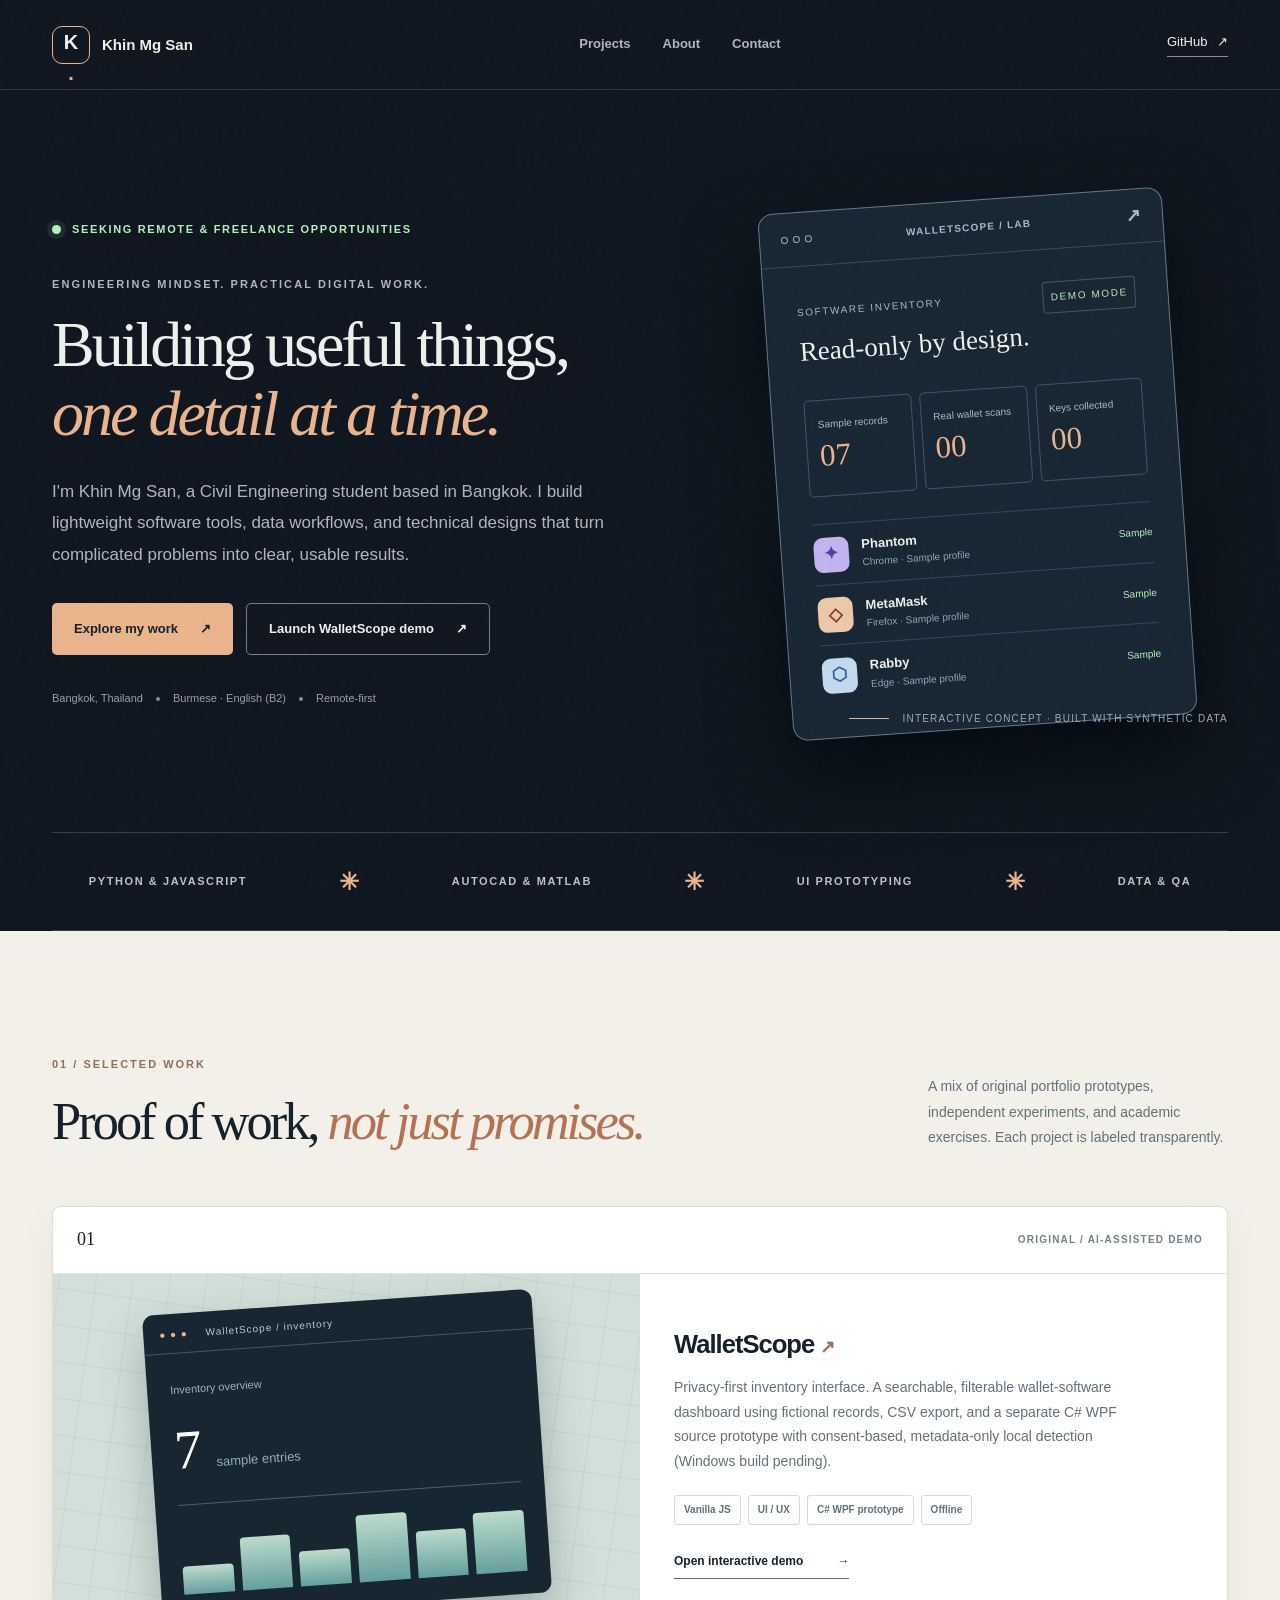
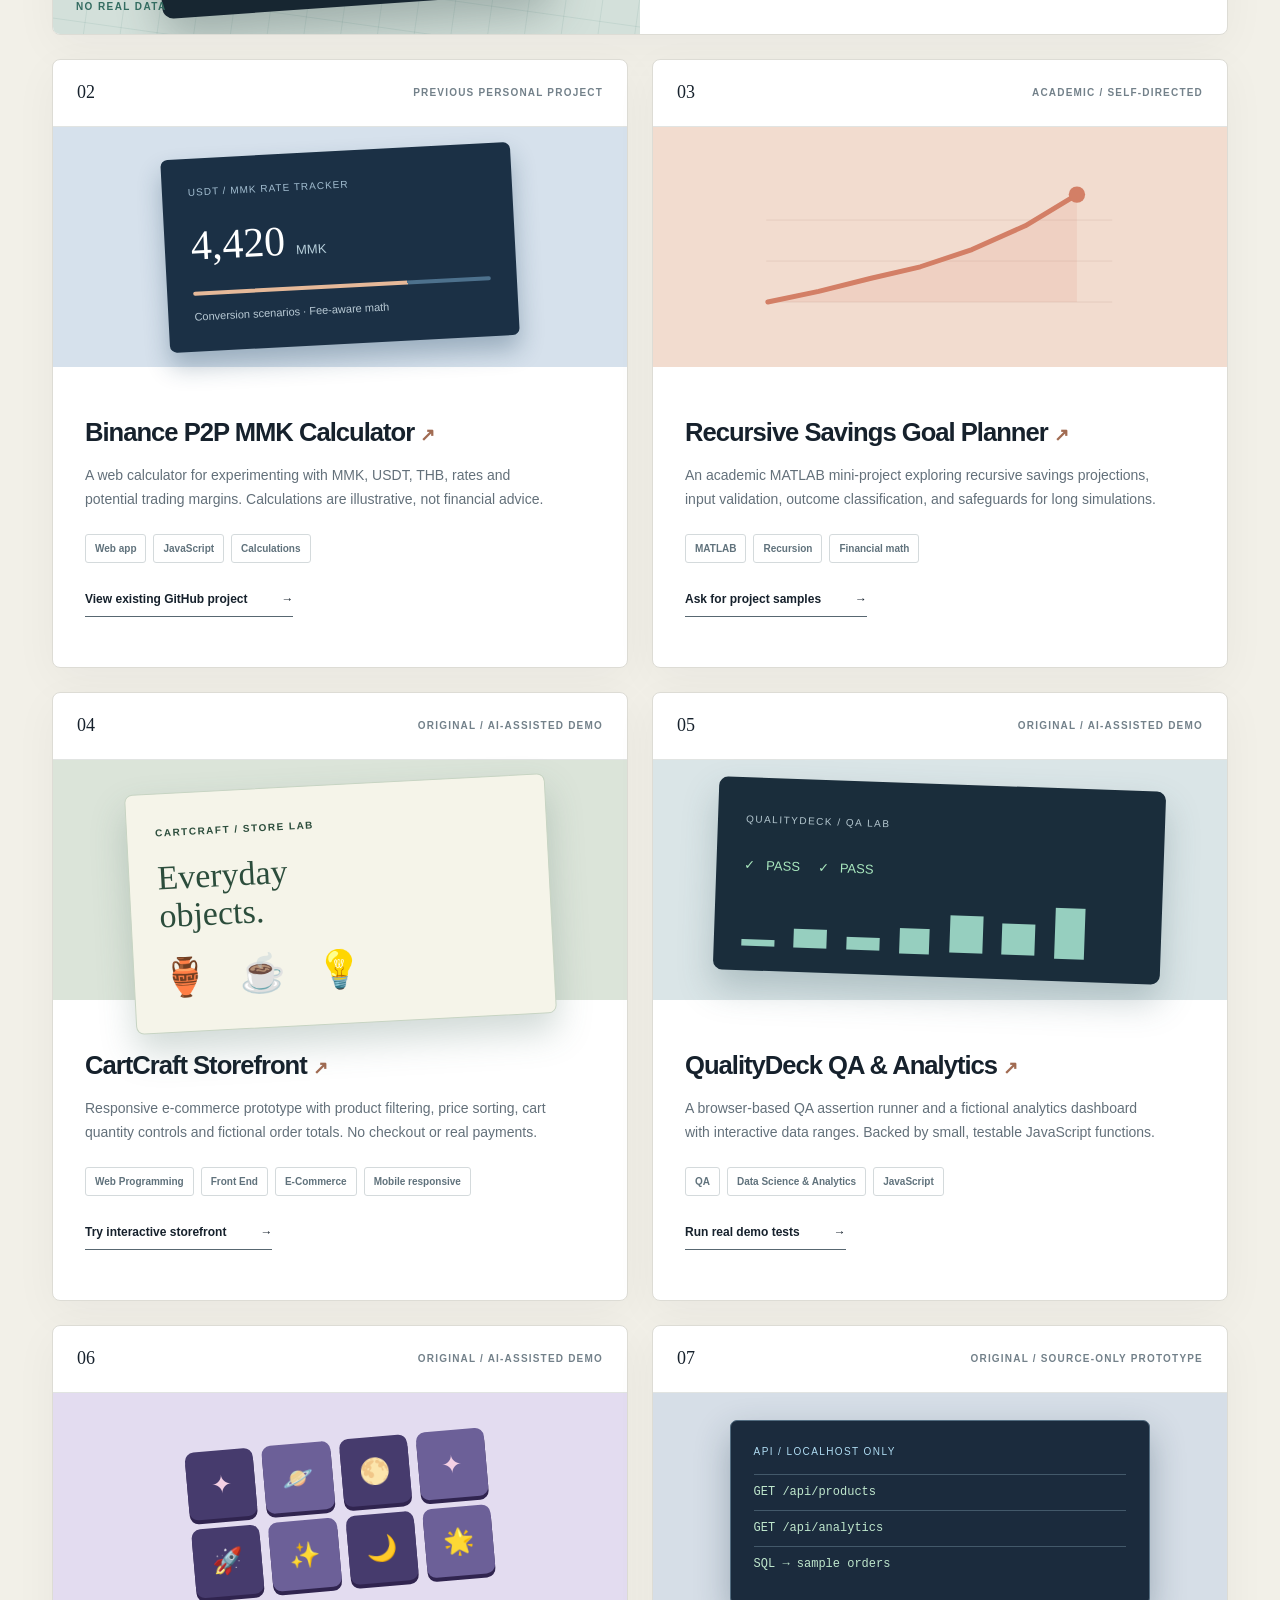
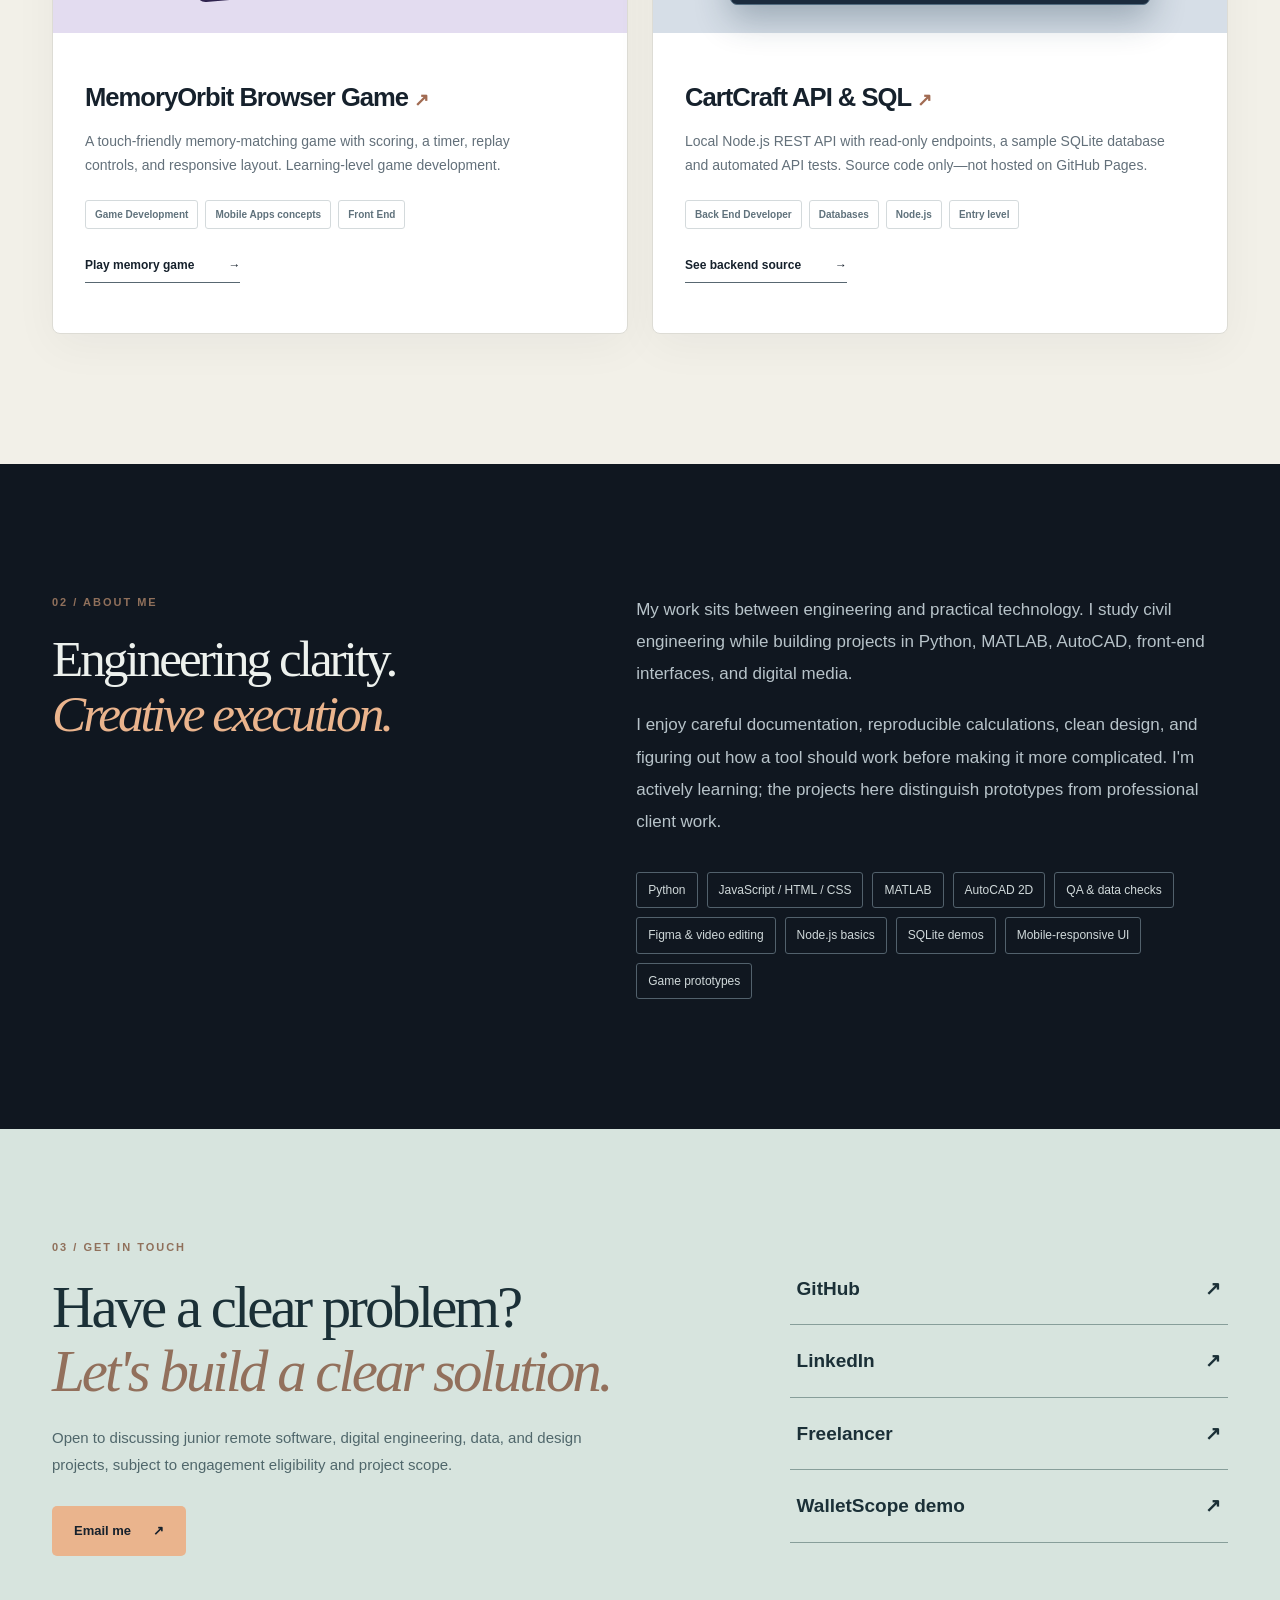
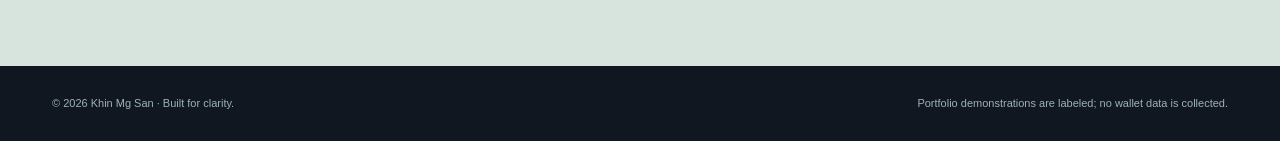
<file: index.html>
<!doctype html>
<html lang="en">
<head>
  <meta charset="utf-8">
  <meta name="viewport" content="width=device-width,initial-scale=1">
  <meta name="description" content="Khin Mg San — remote junior software and digital engineering portfolio, including a privacy-first wallet software inventory demo.">
  <meta name="theme-color" content="#101720">
  <title>Khin Mg San — Digital Engineering Portfolio</title>
  <link rel="stylesheet" href="styles.css">
</head>
<body>
  <a class="skip" href="#main">Skip to main content</a>
  <div class="grain" aria-hidden="true"></div>
  <header class="site-nav">
    <a class="brand" href="#top" aria-label="Khin Mg San home"><span class="brand-icon">K<span class="brand-dot">.</span></span><span>Khin Mg San</span></a>
    <nav aria-label="Main navigation">
      <a href="#projects">Projects</a>
      <a href="#about">About</a>
      <a href="#contact">Contact</a>
    </nav>
    <a class="nav-action" href="https://github.com/Khinmgsan271" target="_blank" rel="noopener noreferrer">GitHub <span aria-hidden="true">↗</span></a>
  </header>
  <main id="main">
    <section class="hero container" id="top" aria-labelledby="hero-title">
      <div class="hero-copy">
        <div class="eyebrow"><span class="online-dot"></span> SEEKING REMOTE & FREELANCE OPPORTUNITIES</div>
        <p class="hero-kicker">ENGINEERING MINDSET. PRACTICAL DIGITAL WORK.</p>
        <h1 id="hero-title">Building useful things, <em>one detail at a time.</em></h1>
        <p class="hero-lead">I'm Khin Mg San, a Civil Engineering student based in Bangkok. I build lightweight software tools, data workflows, and technical designs that turn complicated problems into clear, usable results.</p>
        <div class="hero-buttons">
          <a class="btn btn-primary" href="#projects">Explore my work <span aria-hidden="true">↗</span></a>
          <a class="btn btn-outline" href="walletscope/">Launch WalletScope demo <span aria-hidden="true">↗</span></a>
        </div>
        <div class="hero-meta">
          <span>Bangkok, Thailand</span><span class="meta-divider" aria-hidden="true"></span><span>Burmese · English (B2)</span><span class="meta-divider" aria-hidden="true"></span><span>Remote-first</span>
        </div>
      </div>
      <div class="hero-visual" aria-label="Abstract interface preview of WalletScope, a demo software inventory dashboard">
        <div class="visual-glow"></div>
        <div class="app-mock">
          <div class="app-mock-top"><span class="window-dots" aria-hidden="true"><i></i><i></i><i></i></span><span>WALLETSCOPE / LAB</span><span class="mock-icon">↗</span></div>
          <div class="app-mock-body">
            <div class="mock-upper"><div><span class="mock-label">SOFTWARE INVENTORY</span><strong>Read-only by design.</strong></div><span class="mock-tag">DEMO MODE</span></div>
            <div class="mock-stat-row"><div><span>Sample records</span><b>07</b></div><div><span>Real wallet scans</span><b>00</b></div><div><span>Keys collected</span><b>00</b></div></div>
            <div class="mock-list">
              <div><span class="mock-app-logo phantom">✦</span><span>Phantom<small>Chrome · Sample profile</small></span><span class="mock-status">Sample</span></div>
              <div><span class="mock-app-logo metamask">◇</span><span>MetaMask<small>Firefox · Sample profile</small></span><span class="mock-status">Sample</span></div>
              <div><span class="mock-app-logo rabby">⬡</span><span>Rabby<small>Edge · Sample profile</small></span><span class="mock-status">Sample</span></div>
            </div>
          </div>
        </div>
        <div class="visual-foot"><span class="foot-line"></span> INTERACTIVE CONCEPT · BUILT WITH SYNTHETIC DATA</div>
      </div>
    </section>
    <section class="proof-strip container" aria-label="Focus areas">
      <span>PYTHON & JAVASCRIPT</span><span class="proof-star">✳</span><span>AUTOCAD & MATLAB</span><span class="proof-star">✳</span><span>UI PROTOTYPING</span><span class="proof-star">✳</span><span>DATA & QA</span>
    </section>
    <section class="projects-section" id="projects">
      <div class="container">
        <div class="section-head"><div><p class="section-label">01 / SELECTED WORK</p><h2>Proof of work, <em>not just promises.</em></h2></div><p class="section-aside">A mix of original portfolio prototypes, independent experiments, and academic exercises. Each project is labeled transparently.</p></div>
        <div class="project-grid">
          <article class="project-card featured">
            <div class="project-topline"><span class="project-number">01</span><span class="project-type">ORIGINAL / AI-ASSISTED DEMO</span></div>
            <div class="project-preview">
              <div class="preview-grid"></div>
              <div class="preview-window"><div class="preview-bar"><span>● ● ●</span> WalletScope / inventory</div><div class="preview-panel"><span>Inventory overview</span><strong>7 <small>sample entries</small></strong><div class="preview-bars"><i style="height:38%"></i><i style="height:72%"></i><i style="height:48%"></i><i style="height:90%"></i><i style="height:64%"></i><i style="height:82%"></i></div></div></div>
              <span class="preview-stamp">NO REAL DATA</span>
            </div>
            <div class="project-info"><div><h3>WalletScope <span class="project-arrow" aria-hidden="true">↗</span></h3><p>Privacy-first inventory interface. A searchable, filterable wallet-software dashboard using fictional records, CSV export, and a separate C# WPF source prototype with consent-based, metadata-only local detection (Windows build pending).</p></div><div class="chips"><span>Vanilla JS</span><span>UI / UX</span><span>C# WPF prototype</span><span>Offline</span></div><a class="project-link" href="walletscope/">Open interactive demo <span aria-hidden="true">→</span></a></div>
          </article>
          <article class="project-card card-blue">
            <div class="project-topline"><span class="project-number">02</span><span class="project-type">PREVIOUS PERSONAL PROJECT</span></div>
            <div class="small-project-art calc-art" aria-hidden="true"><div class="calc-ui"><div>USDT / MMK RATE TRACKER</div><strong>4,420 <small>MMK</small></strong><div class="calc-line"></div><span>Conversion scenarios · Fee-aware math</span></div></div>
            <div class="project-info"><h3>Binance P2P MMK Calculator <span class="project-arrow">↗</span></h3><p>A web calculator for experimenting with MMK, USDT, THB, rates and potential trading margins. Calculations are illustrative, not financial advice.</p><div class="chips"><span>Web app</span><span>JavaScript</span><span>Calculations</span></div><a class="project-link" href="https://github.com/Khinmgsan271/Binance-P2P-MMK" target="_blank" rel="noopener noreferrer">View existing GitHub project <span aria-hidden="true">→</span></a></div>
          </article>
          <article class="project-card card-peach">
            <div class="project-topline"><span class="project-number">03</span><span class="project-type">ACADEMIC / SELF-DIRECTED</span></div>
            <div class="small-project-art data-art" aria-hidden="true"><svg viewBox="0 0 500 210" role="img" aria-label="Stylized savings target chart"><path d="M38 172 H460 M38 122 H460 M38 72 H460" stroke="currentColor" stroke-opacity=".15"/><path d="M40 172 L102 159 L166 143 L226 129 L289 108 L354 79 L417 41" stroke="#d37f66" fill="none" stroke-width="6" stroke-linecap="round" stroke-linejoin="round"/><circle cx="417" cy="41" r="10" fill="#d37f66"/><path d="M40 172 L102 159 L166 143 L226 129 L289 108 L354 79 L417 41 L417 172Z" fill="#d37f66" fill-opacity=".12"/></svg></div>
            <div class="project-info"><h3>Recursive Savings Goal Planner <span class="project-arrow">↗</span></h3><p>An academic MATLAB mini-project exploring recursive savings projections, input validation, outcome classification, and safeguards for long simulations.</p><div class="chips"><span>MATLAB</span><span>Recursion</span><span>Financial math</span></div><a class="project-link" href="#contact">Ask for project samples <span aria-hidden="true">→</span></a></div>
          </article>
          <article class="project-card card-green">
            <div class="project-topline"><span class="project-number">04</span><span class="project-type">ORIGINAL / AI-ASSISTED DEMO</span></div>
            <div class="small-project-art commerce-art" aria-hidden="true"><div class="commerce-preview"><small>CARTCRAFT / STORE LAB</small><strong>Everyday<br>objects.</strong><span class="commerce-preview-objects">🏺 &nbsp; ☕ &nbsp; 💡</span></div></div>
            <div class="project-info"><h3>CartCraft Storefront <span class="project-arrow">↗</span></h3><p>Responsive e-commerce prototype with product filtering, price sorting, cart quantity controls and fictional order totals. No checkout or real payments.</p><div class="chips"><span>Web Programming</span><span>Front End</span><span>E-Commerce</span><span>Mobile responsive</span></div><a class="project-link" href="commerce/">Try interactive storefront <span aria-hidden="true">→</span></a></div>
          </article>
          <article class="project-card card-purple">
            <div class="project-topline"><span class="project-number">05</span><span class="project-type">ORIGINAL / AI-ASSISTED DEMO</span></div>
            <div class="small-project-art quality-art" aria-hidden="true"><div class="quality-preview"><small>QUALITYDECK / QA LAB</small><div class="quality-check">✓ &nbsp; PASS &nbsp; &nbsp; ✓ &nbsp; PASS</div><div class="quality-chart">▁ ▃ ▂ ▄ ▆ ▅ █</div></div></div>
            <div class="project-info"><h3>QualityDeck QA & Analytics <span class="project-arrow">↗</span></h3><p>A browser-based QA assertion runner and a fictional analytics dashboard with interactive data ranges. Backed by small, testable JavaScript functions.</p><div class="chips"><span>QA</span><span>Data Science & Analytics</span><span>JavaScript</span></div><a class="project-link" href="quality/">Run real demo tests <span aria-hidden="true">→</span></a></div>
          </article>
          <article class="project-card card-purple">
            <div class="project-topline"><span class="project-number">06</span><span class="project-type">ORIGINAL / AI-ASSISTED DEMO</span></div>
            <div class="small-project-art game-art" aria-hidden="true"><div class="game-preview"><span>✦</span><span>🪐</span><span>🌕</span><span>✦</span><span>🚀</span><span>✨</span><span>🌙</span><span>🌟</span></div></div>
            <div class="project-info"><h3>MemoryOrbit Browser Game <span class="project-arrow">↗</span></h3><p>A touch-friendly memory-matching game with scoring, a timer, replay controls, and responsive layout. Learning-level game development.</p><div class="chips"><span>Game Development</span><span>Mobile Apps concepts</span><span>Front End</span></div><a class="project-link" href="arcade/">Play memory game <span aria-hidden="true">→</span></a></div>
          </article>
          <article class="project-card card-blue">
            <div class="project-topline"><span class="project-number">07</span><span class="project-type">ORIGINAL / SOURCE-ONLY PROTOTYPE</span></div>
            <div class="small-project-art backend-art" aria-hidden="true"><div class="backend-preview"><small>API / LOCALHOST ONLY</small><code>GET /api/products</code><code>GET /api/analytics</code><code>SQL → sample orders</code></div></div>
            <div class="project-info"><h3>CartCraft API & SQL <span class="project-arrow">↗</span></h3><p>Local Node.js REST API with read-only endpoints, a sample SQLite database and automated API tests. Source code only—not hosted on GitHub Pages.</p><div class="chips"><span>Back End Developer</span><span>Databases</span><span>Node.js</span><span>Entry level</span></div><a class="project-link" href="https://github.com/Khinmgsan271/khinmgsan271.github.io/tree/main/backend" target="_blank" rel="noopener noreferrer">See backend source <span aria-hidden="true">→</span></a></div>
          </article>
        </div>
      </div>
    </section>
    <section class="approach-section container" id="about"><div class="approach-title"><p class="section-label">02 / ABOUT ME</p><h2>Engineering clarity.<br><em>Creative execution.</em></h2></div><div class="approach-copy"><p>My work sits between engineering and practical technology. I study civil engineering while building projects in Python, MATLAB, AutoCAD, front-end interfaces, and digital media.</p><p>I enjoy careful documentation, reproducible calculations, clean design, and figuring out how a tool should work before making it more complicated. I'm actively learning; the projects here distinguish prototypes from professional client work.</p><div class="skills-wrap"><span>Python</span><span>JavaScript / HTML / CSS</span><span>MATLAB</span><span>AutoCAD 2D</span><span>QA & data checks</span><span>Figma & video editing</span><span>Node.js basics</span><span>SQLite demos</span><span>Mobile-responsive UI</span><span>Game prototypes</span></div></div></section>
    <section class="contact-section" id="contact"><div class="container contact-inner"><div><p class="section-label">03 / GET IN TOUCH</p><h2>Have a clear problem?<br><em>Let's build a clear solution.</em></h2><p>Open to discussing junior remote software, digital engineering, data, and design projects, subject to engagement eligibility and project scope.</p><a class="btn btn-primary" href="mailto:sun251638113@gmail.com?subject=Remote%20Project%20Enquiry">Email me <span aria-hidden="true">↗</span></a></div><div class="contact-links"><a href="https://github.com/Khinmgsan271" target="_blank" rel="noopener noreferrer">GitHub <span>↗</span></a><a href="https://www.linkedin.com/in/khin-mg-san-943ab3403/" target="_blank" rel="noopener noreferrer">LinkedIn <span>↗</span></a><a href="https://www.freelancer.com/u/Fredevlo" target="_blank" rel="noopener noreferrer">Freelancer <span>↗</span></a><a href="walletscope/">WalletScope demo <span>↗</span></a></div></div></section>
  </main>
  <footer class="site-footer container"><span>© <span id="year">2026</span> Khin Mg San · Built for clarity.</span><span>Portfolio demonstrations are labeled; no wallet data is collected.</span></footer>
  <script src="main.js" defer></script>
</body>
</html>
</file>
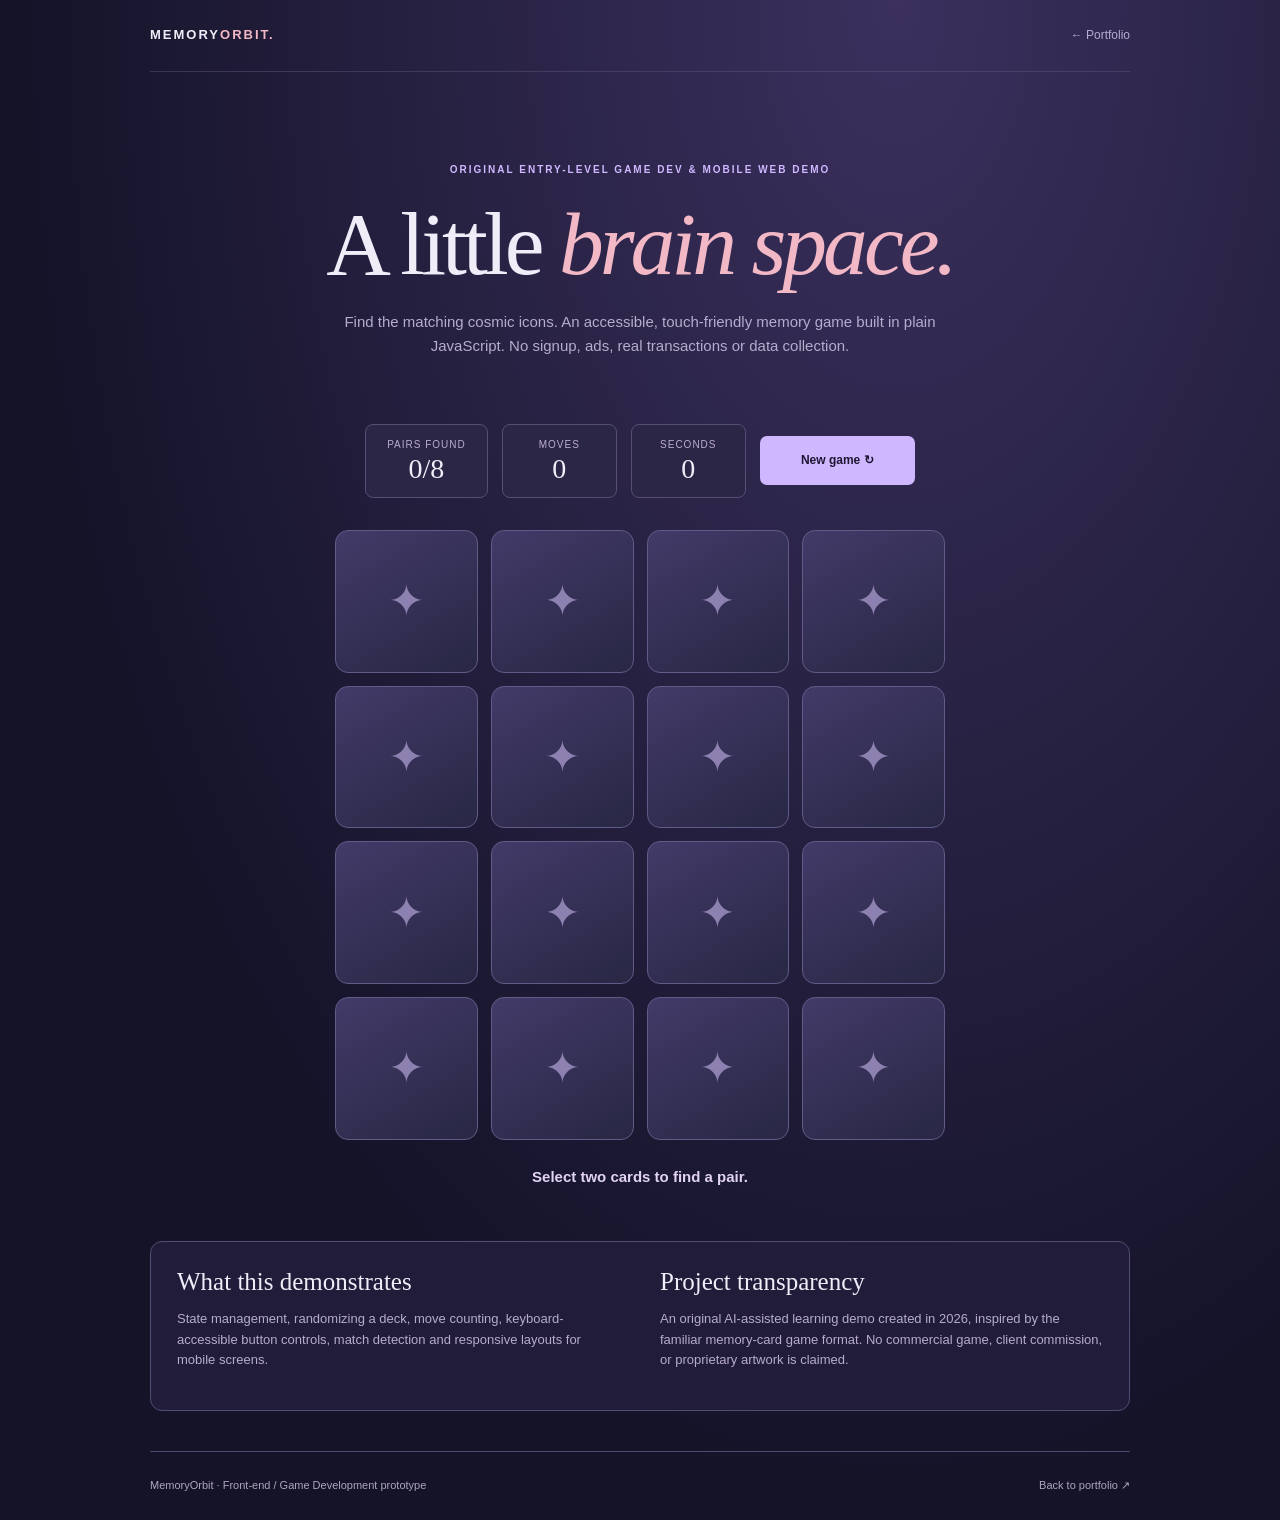
<file: arcade/index.html>
<!doctype html><html lang="en"><head><meta charset="utf-8"><meta name="viewport" content="width=device-width,initial-scale=1">
<title>MemoryOrbit — Responsive Browser Game Demo</title><meta name="description" content="MemoryOrbit is a touch-friendly accessible memory matching browser game.">
<style>
:root{color-scheme:dark;--bg:#141328;--card:#292947;--line:#484867;--lav:#cfb8ff;--pink:#f3b8c5;--text:#f0edf9;--muted:#b7accd}*{box-sizing:border-box}
body{margin:0;font:15px/1.6 -apple-system,BlinkMacSystemFont,"Segoe UI",sans-serif;background:radial-gradient(ellipse at 70% 0,#3b305e,transparent 70%),var(--bg);color:var(--text);min-height:100vh}
a{color:inherit;text-decoration:none}button{font:inherit;cursor:pointer}button:focus-visible,a:focus-visible{outline:3px solid var(--pink);outline-offset:3px}
.shell{width:min(980px,calc(100% - 38px));margin:auto}.nav{display:flex;align-items:center;justify-content:space-between;gap:20px;padding:25px 0;border-bottom:1px solid #61577977}.brand{font-weight:850;letter-spacing:2px;font-size:13px}.brand span{color:var(--pink)}.nav>a:last-child{color:var(--muted);font-size:12px}
.hero{text-align:center;padding:80px 0 34px}.eyebrow{color:var(--lav);letter-spacing:2px;font-size:10px;font-weight:800}.hero h1{font:400 clamp(50px,7vw,92px)/1.05 Georgia,serif;letter-spacing:-4px;margin:19px 0}.hero h1 em{color:var(--pink)}.hero p:not(.eyebrow){max-width:650px;color:var(--muted);margin:0 auto}
.overview{display:flex;align-items:center;justify-content:center;gap:14px;flex-wrap:wrap;margin:32px 0}.stat{border:1px solid #584e74;background:#2b2546;padding:12px 21px;border-radius:8px;min-width:115px;text-align:center}.stat small{display:block;font-size:10px;letter-spacing:1px;color:#bbadd1}.stat strong{display:block;font:400 28px Georgia,serif}.primary{background:var(--lav);color:#1d1632;border:0;border-radius:7px;padding:15px 25px;font-size:12px;font-weight:850;min-width:155px}.primary:hover{background:#eadbff}
.board{display:grid;grid-template-columns:repeat(4,1fr);gap:13px;width:min(610px,100%);margin:0 auto 25px}.tile{position:relative;border:1px solid #625b87;background:linear-gradient(150deg,#423a68,#282744);border-radius:13px;aspect-ratio:1;display:grid;place-items:center;font-size:clamp(25px,5vw,56px);transition:transform .16s,border-color .16s;user-select:none}.tile:hover:not(:disabled){transform:translateY(-3px);border-color:var(--lav)}.tile:not(.revealed):not(.matched):after{content:"✦";font-size:clamp(28px,4vw,44px);color:#d9c8ff88}.tile .face{display:none}.tile.revealed,.tile.matched{background:#e1d2fa;color:#3a2c58;border-color:#efe7fd}.tile.revealed .face,.tile.matched .face{display:block}.tile.revealed:after,.tile.matched:after{display:none}.tile.matched{background:#bbebd8;color:#245e4d}.tile:disabled{cursor:default}
#message{text-align:center;min-height:30px;color:#e2d3f5;font-weight:650;margin-bottom:46px}
.notes{background:#211c39;border:1px solid #534c73;border-radius:12px;padding:26px;margin-bottom:40px;display:grid;grid-template-columns:1fr 1fr;gap:40px}.notes h2{font:400 25px Georgia,serif;margin:0 0 9px}.notes p{color:var(--muted);font-size:13px}.footer{display:flex;justify-content:space-between;gap:14px;padding:25px 0;border-top:1px solid #514a70;color:#aea5c2;font-size:11px}
@media(max-width:600px){.hero{padding:45px 0 24px}.board{gap:9px}.notes{display:block}.notes>div:last-child{margin-top:24px}.stat{padding:9px 14px;min-width:78px}.primary{width:100%}.footer{display:block}}@media(prefers-reduced-motion:reduce){.tile{transition:none}}
</style></head><body><div class="shell"><header class="nav"><a class="brand" href="../">MEMORY<span>ORBIT.</span></a><a href="../">← Portfolio</a></header>
<main><section class="hero"><p class="eyebrow">ORIGINAL ENTRY-LEVEL GAME DEV & MOBILE WEB DEMO</p><h1>A little <em>brain space.</em></h1><p>Find the matching cosmic icons. An accessible, touch-friendly memory game built in plain JavaScript. No signup, ads, real transactions or data collection.</p></section>
<section class="overview" aria-label="Game statistics"><div class="stat"><small>PAIRS FOUND</small><strong id="pairs">0/8</strong></div><div class="stat"><small>MOVES</small><strong id="moves">0</strong></div><div class="stat"><small>SECONDS</small><strong id="seconds">0</strong></div><button class="primary" type="button" id="new">New game ↻</button></section>
<div class="board" id="board" aria-label="Memory match game board"></div><p id="message" role="status" aria-live="polite">Select two cards to find a pair.</p>
<section class="notes"><div><h2>What this demonstrates</h2><p>State management, randomizing a deck, move counting, keyboard-accessible button controls, match detection and responsive layouts for mobile screens.</p></div><div><h2>Project transparency</h2><p>An original AI-assisted learning demo created in 2026, inspired by the familiar memory-card game format. No commercial game, client commission, or proprietary artwork is claimed.</p></div></section></main><footer class="footer"><span>MemoryOrbit · Front-end / Game Development prototype</span><a href="../">Back to portfolio ↗</a></footer></div><script src="app.js" defer></script></body></html>
</file>
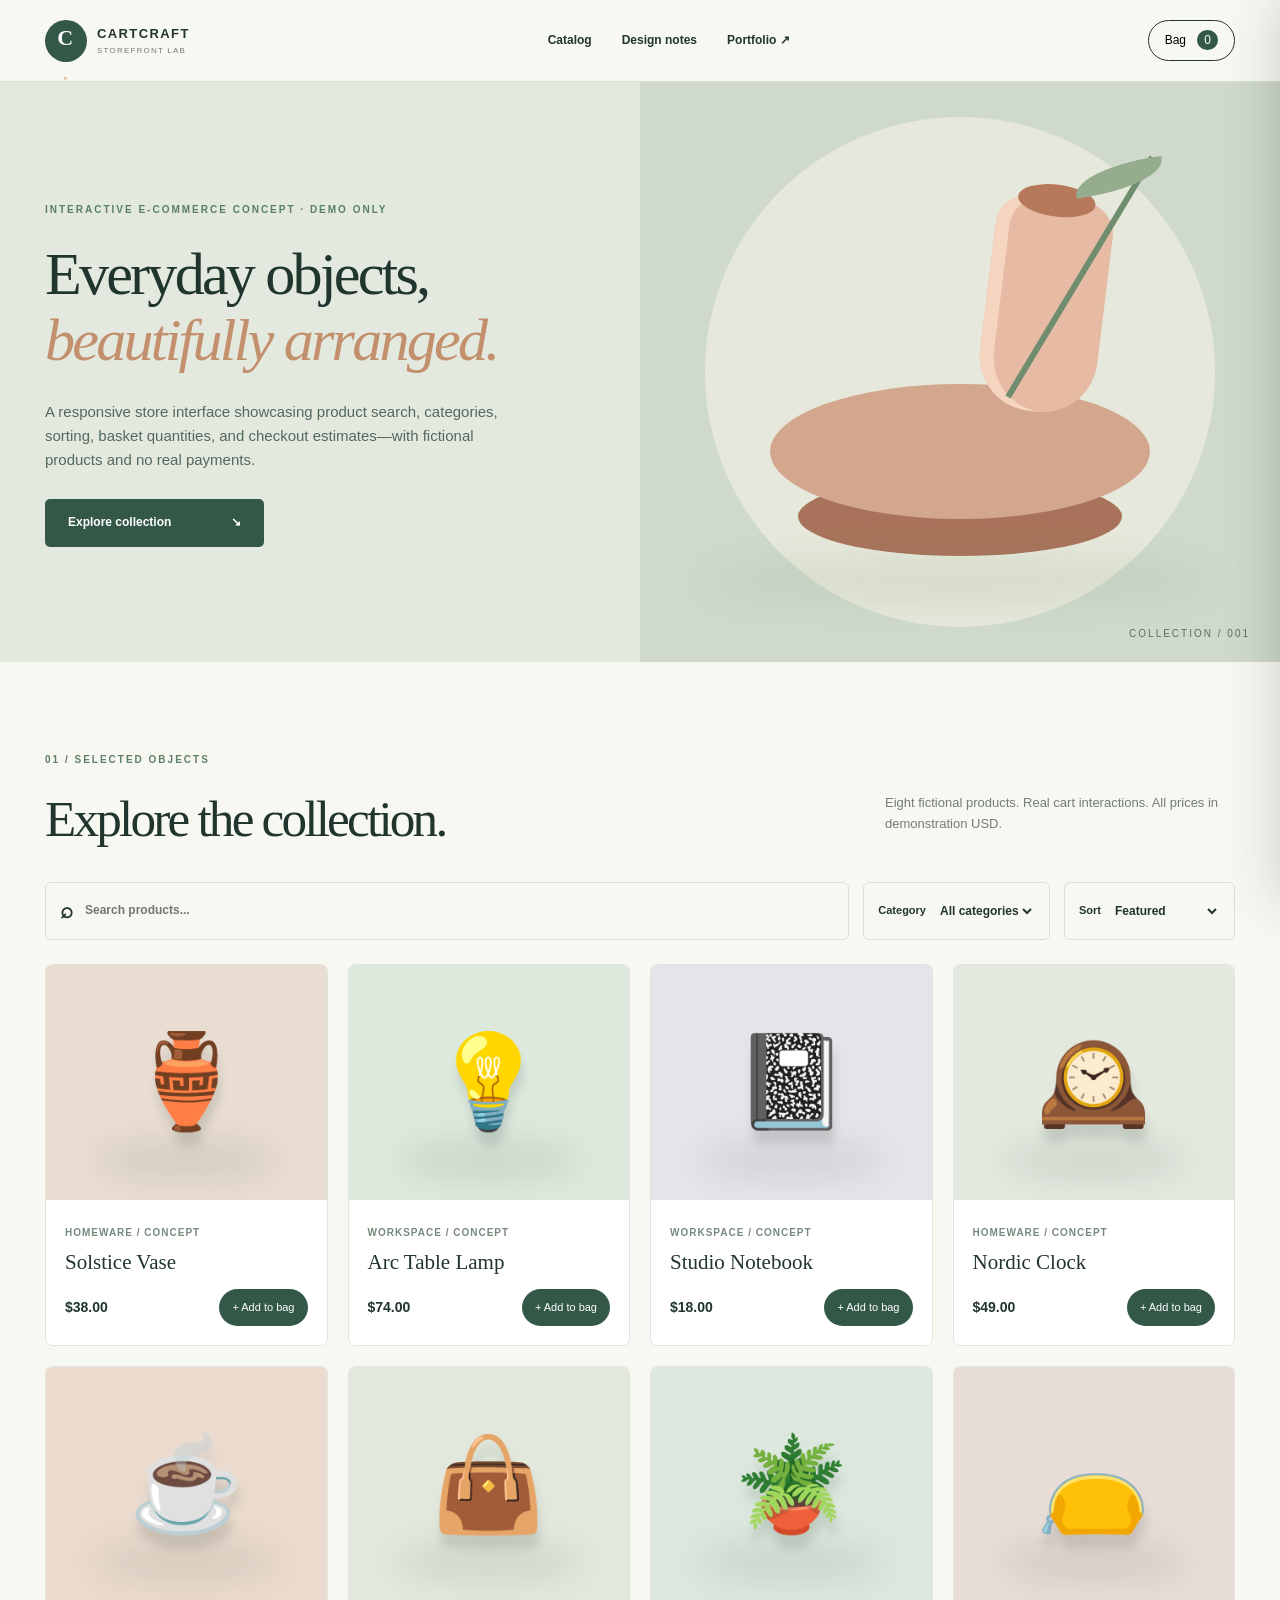
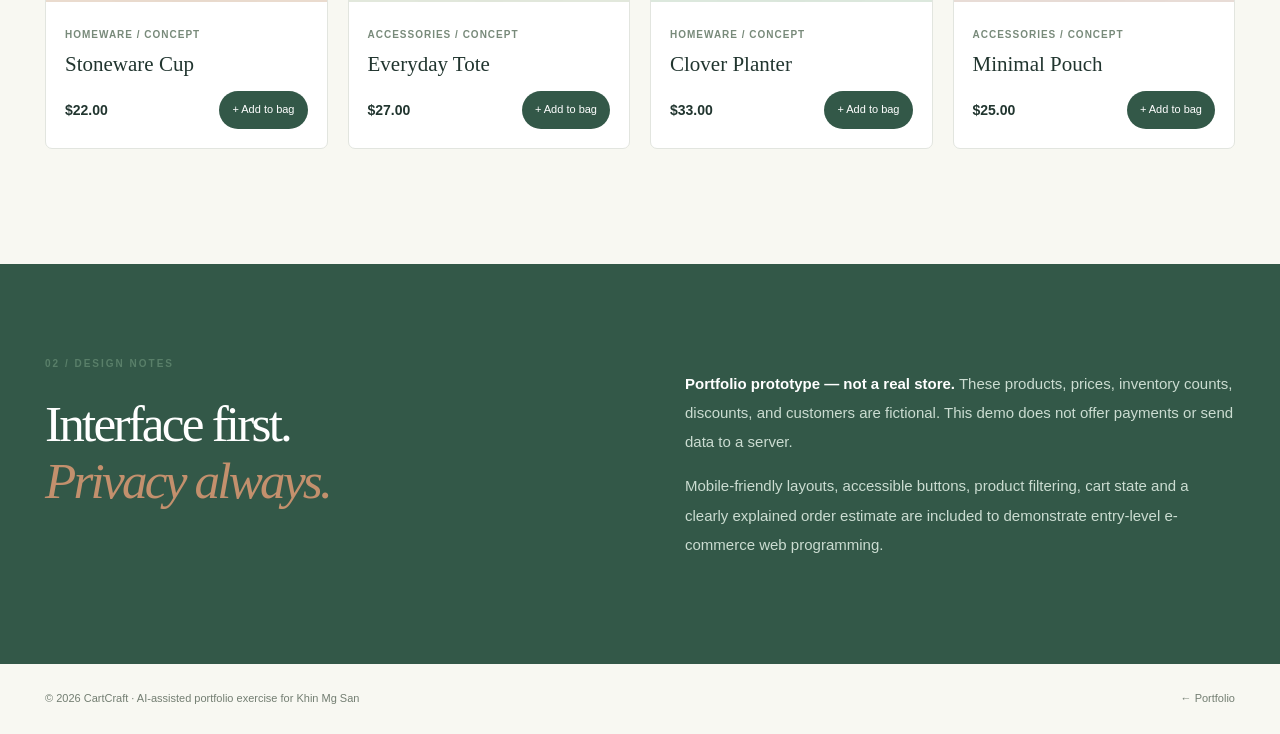
<file: commerce/index.html>
<!doctype html>
<html lang="en">
<head>
<meta charset="utf-8"><meta name="viewport" content="width=device-width, initial-scale=1">
<meta name="description" content="CartCraft, a fictional responsive e-commerce storefront with a working cart and no payments.">
<title>CartCraft — E-commerce UI Demo</title>
<link rel="stylesheet" href="style.css">
</head>
<body>
<header class="nav"><a class="brand" href="../"><span class="brandmark">C<span>.</span></span><span>CARTCRAFT<small>STOREFRONT LAB</small></span></a>
<nav><a href="#catalog">Catalog</a><a href="#principles">Design notes</a><a href="../">Portfolio ↗</a></nav>
<button class="bag-btn" id="cart-open" type="button" aria-label="Open demonstration cart">Bag <span id="cart-count">0</span></button></header>
<main>
<section class="hero">
<div class="hero-inner">
<div class="intro"><p class="eyebrow">INTERACTIVE E-COMMERCE CONCEPT · DEMO ONLY</p><h1>Everyday objects,<br><em>beautifully arranged.</em></h1><p>A responsive store interface showcasing product search, categories, sorting, basket quantities, and checkout estimates—with fictional products and no real payments.</p><a class="btn" href="#catalog">Explore collection <span>↘</span></a></div>
<div class="hero-art" aria-label="Abstract illustration of homeware objects"><div class="art-disc"></div><div class="art-bowl"></div><div class="art-stem"></div><div class="art-vase"></div><div class="art-shadow"></div><div class="art-caption">COLLECTION / 001</div></div>
</div>
</section>
<section class="catalog container" id="catalog"><div class="title-row"><div><p class="eyebrow dark">01 / SELECTED OBJECTS</p><h2>Explore the collection.</h2></div><p>Eight fictional products. Real cart interactions. All prices in demonstration USD.</p></div>
<div class="toolbar"><label class="search">⌕ <input type="search" id="q" placeholder="Search products..." aria-label="Search demo products"></label><label>Category <select id="category"><option value="all">All categories</option><option>Homeware</option><option>Workspace</option><option>Accessories</option></select></label><label>Sort <select id="sort"><option value="default">Featured</option><option value="low">Price: low–high</option><option value="high">Price: high–low</option></select></label></div>
<div class="products" id="products" aria-live="polite"></div>
</section>
<section class="ethos" id="principles"><div class="container ethos-inner"><div><p class="eyebrow">02 / DESIGN NOTES</p><h2>Interface first.<br><em>Privacy always.</em></h2></div><div><p><strong>Portfolio prototype — not a real store.</strong> These products, prices, inventory counts, discounts, and customers are fictional. This demo does not offer payments or send data to a server.</p><p>Mobile-friendly layouts, accessible buttons, product filtering, cart state and a clearly explained order estimate are included to demonstrate entry-level e-commerce web programming.</p></div></div></section>
</main>
<aside id="cart-panel" class="cart-panel" aria-label="Demonstration shopping bag" aria-hidden="true"><div class="cart-head"><h2>Your bag <small>DEMO ONLY</small></h2><button id="cart-close" aria-label="Close cart">×</button></div><div id="cart-items" class="cart-items"></div><div class="cart-total"><div><span>Subtotal</span><strong id="subtotal">$0.00</strong></div><div><span>Estimated shipping</span><strong id="shipping">$0.00</strong></div><div class="grand"><span>Estimated total</span><strong id="grand-total">$0.00</strong></div><p>This is a fictional estimate. No checkout, account, or payment collection exists.</p><button id="reset" class="reset-btn">Clear demonstration bag</button></div></aside>
<div class="scrim" id="scrim" hidden></div>
<footer class="footer container"><span>© 2026 CartCraft · AI-assisted portfolio exercise for Khin Mg San</span><a href="../">← Portfolio</a></footer>
<script src="app.js" defer></script>
</body></html>
</file>
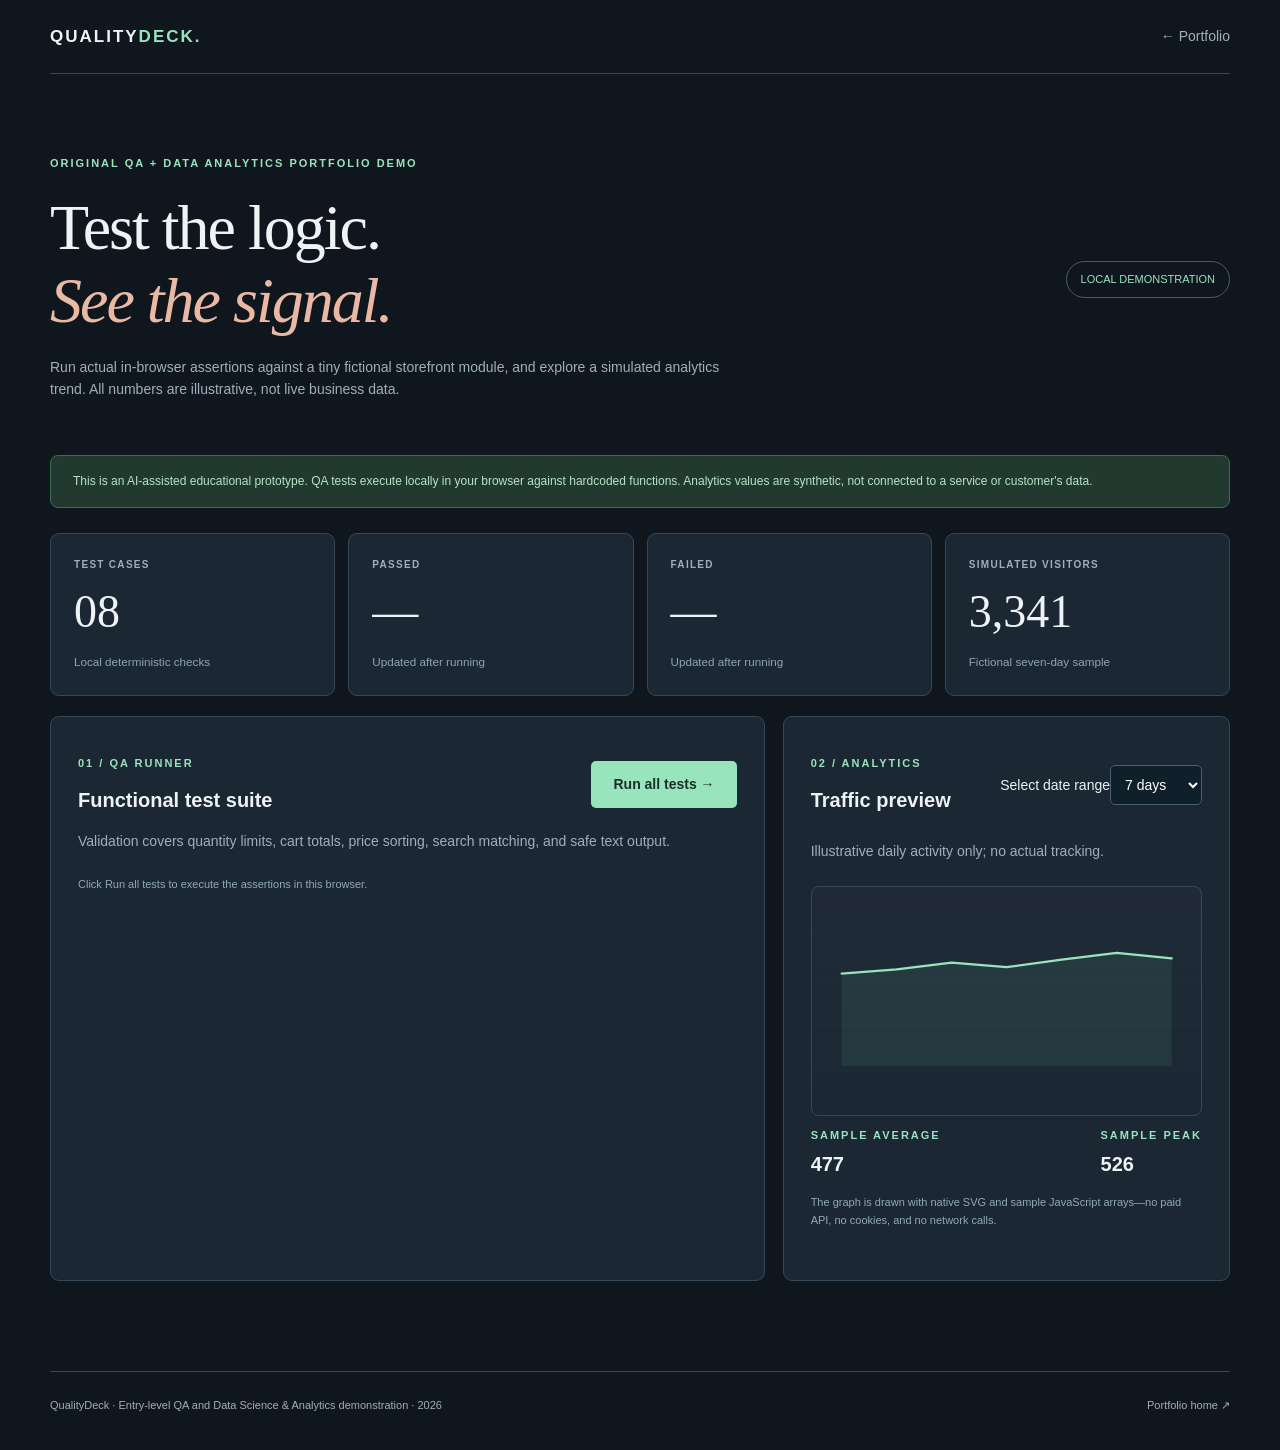
<file: quality/index.html>
<!doctype html>
<html lang="en"><head><meta charset="utf-8"><meta name="viewport" content="width=device-width,initial-scale=1"><title>QualityDeck — QA & Analytics Demo</title><meta name="description" content="A functional QA test runner with a fictional analytics dashboard."><style>
:root{color-scheme:dark;--bg:#10161e;--panel:#1b2733;--line:#344859;--green:#98e4bd;--pink:#eab9a3;--muted:#9db0bc;--white:#eef3f5}
*{box-sizing:border-box}body{margin:0;background:var(--bg);font:14px/1.6 Inter,-apple-system,BlinkMacSystemFont,"Segoe UI",sans-serif;color:var(--white)}a{color:inherit;text-decoration:none}button,select{font:inherit}button{cursor:pointer}button:focus-visible,a:focus-visible,select:focus-visible{outline:3px solid var(--pink);outline-offset:3px}.shell{width:min(1180px,calc(100% - 56px));margin:auto}.nav{border-bottom:1px solid var(--line);padding:23px 0;display:flex;justify-content:space-between;align-items:center;gap:12px}.logo{font-size:17px;letter-spacing:2px;font-weight:800}.logo i{color:var(--green);font-style:normal}.nav a:last-child{color:var(--muted)}.hero{display:flex;justify-content:space-between;gap:30px;align-items:center;padding:70px 0 40px}.label{font-weight:800;font-size:11px;letter-spacing:2px;color:var(--green)}h1{font:400 clamp(38px,5vw,70px)/1.15 Georgia,serif;letter-spacing:-2px;margin:18px 0}h1 em{color:var(--pink)}p{color:var(--muted)}.hero p:not(.label){max-width:690px}.tag{border:1px solid #476151;border-radius:30px;padding:9px 14px;color:var(--green);font-size:11px;white-space:nowrap}.notice{background:#21392f;padding:16px 22px;border:1px solid #3c6c53;border-radius:8px;color:#b9e3c9;margin-bottom:25px;font-size:12px}.cards{display:grid;grid-template-columns:repeat(4,1fr);gap:13px}.stat{border:1px solid var(--line);background:var(--panel);border-radius:9px;padding:23px}.stat label{display:block;font-size:10px;letter-spacing:1.3px;color:var(--muted);font-weight:800}.stat strong{display:block;font:400 46px Georgia,serif;margin:12px 0}.stat small{color:#8ea5b2}.row{display:grid;grid-template-columns:1.23fr .77fr;gap:18px;margin:20px 0 90px}.card{border:1px solid var(--line);border-radius:9px;background:var(--panel);padding:27px;min-width:0}.card h2{font-size:20px;margin:3px 0 9px}.card>p{margin:5px 0 24px}.action-row{display:flex;align-items:center;justify-content:space-between;gap:12px;flex-wrap:wrap}.primary{padding:12px 22px;border:0;background:var(--green);color:#19302a;font-weight:800;border-radius:5px}.primary:hover{background:#b1ffd3}.results{margin-top:23px}.case{border-top:1px solid var(--line);display:flex;align-items:center;justify-content:space-between;gap:12px;padding:15px 0}.case strong{font-size:12px;font-weight:650}.case small{display:block;font-size:11px;color:var(--muted)}.case .badge{font-size:10px;border:1px solid #466654;border-radius:20px;padding:4px 9px;color:#a8ebc7}.badge.bad{border-color:#915047;color:#f4a6a2}.badge.idle{color:#abc3cc;border-color:#4b5e68}.analytics-chart{width:100%;height:230px;border:1px solid #34495d;border-radius:8px;background:linear-gradient(#ffffff04,#ffffff00),repeating-linear-gradient(0deg,transparent,transparent 44px,#ffffff0a 45px);padding:17px;overflow:visible}.analytics-chart path{stroke:var(--green);stroke-width:3;fill:none;stroke-linecap:round;stroke-linejoin:round}.analytics-chart .fill{fill:#79d9aa18;stroke:none}.controls{display:flex;gap:12px;align-items:center;justify-content:space-between;margin-bottom:15px}.controls select{background:#10202b;border:1px solid #48606f;color:white;border-radius:5px;padding:10px}.small-note{font-size:11px;color:#91a9b6;margin-top:13px}.footer{display:flex;justify-content:space-between;gap:20px;border-top:1px solid var(--line);padding:25px 0 35px;color:var(--muted);font-size:11px}@media(max-width:850px){.cards{grid-template-columns:repeat(2,1fr)}.row{grid-template-columns:1fr}.hero{display:block}.tag{display:inline-block;margin-top:10px}}@media(max-width:500px){.shell{width:calc(100% - 32px)}.cards{grid-template-columns:1fr 1fr}.stat{padding:15px}.stat strong{font-size:35px}.card{padding:20px}.footer{display:block}}
</style></head>
<body><div class="shell"><header class="nav"><a class="logo" href="../">QUALITY<i>DECK.</i></a><a href="../">← Portfolio</a></header><main><section class="hero"><div><p class="label">ORIGINAL QA + DATA ANALYTICS PORTFOLIO DEMO</p><h1>Test the logic.<br><em>See the signal.</em></h1><p>Run actual in-browser assertions against a tiny fictional storefront module, and explore a simulated analytics trend. All numbers are illustrative, not live business data.</p></div><span class="tag">LOCAL DEMONSTRATION</span></section>
<div class="notice" role="note">This is an AI-assisted educational prototype. QA tests execute locally in your browser against hardcoded functions. Analytics values are synthetic, not connected to a service or customer's data.</div>
<section class="cards"><article class="stat"><label>TEST CASES</label><strong id="tests-count">08</strong><small>Local deterministic checks</small></article><article class="stat"><label>PASSED</label><strong id="passed-count">—</strong><small>Updated after running</small></article><article class="stat"><label>FAILED</label><strong id="failed-count">—</strong><small>Updated after running</small></article><article class="stat"><label>SIMULATED VISITORS</label><strong id="visitors">1,240</strong><small>Fictional seven-day sample</small></article></section>
<section class="row"><article class="card"><div class="action-row"><div><p class="label">01 / QA RUNNER</p><h2>Functional test suite</h2></div><button class="primary" id="run">Run all tests →</button></div><p>Validation covers quantity limits, cart totals, price sorting, search matching, and safe text output.</p><div class="results" id="results"></div></article>
<article class="card"><div class="controls"><div><p class="label">02 / ANALYTICS</p><h2>Traffic preview</h2></div><label><span class="sr-only">Select date range</span><select id="range" aria-label="Simulated data range"><option value="7">7 days</option><option value="14">14 days</option><option value="30">30 days</option></select></label></div><p>Illustrative daily activity only; no actual tracking.</p><svg class="analytics-chart" viewBox="0 0 480 210" role="img" aria-label="Line chart showing fictional visitor counts" id="chart"><path id="chart-fill" class="fill"/><path id="chart-line"/></svg><div class="action-row"><div><span class="label">SAMPLE AVERAGE</span><h2 id="average">—</h2></div><div><span class="label">SAMPLE PEAK</span><h2 id="peak">—</h2></div></div><p class="small-note">The graph is drawn with native SVG and sample JavaScript arrays—no paid API, no cookies, and no network calls.</p></article></section></main><footer class="footer"><span>QualityDeck · Entry-level QA and Data Science & Analytics demonstration · 2026</span><a href="../">Portfolio home ↗</a></footer></div><script src="app.js" defer></script></body></html>
</file>
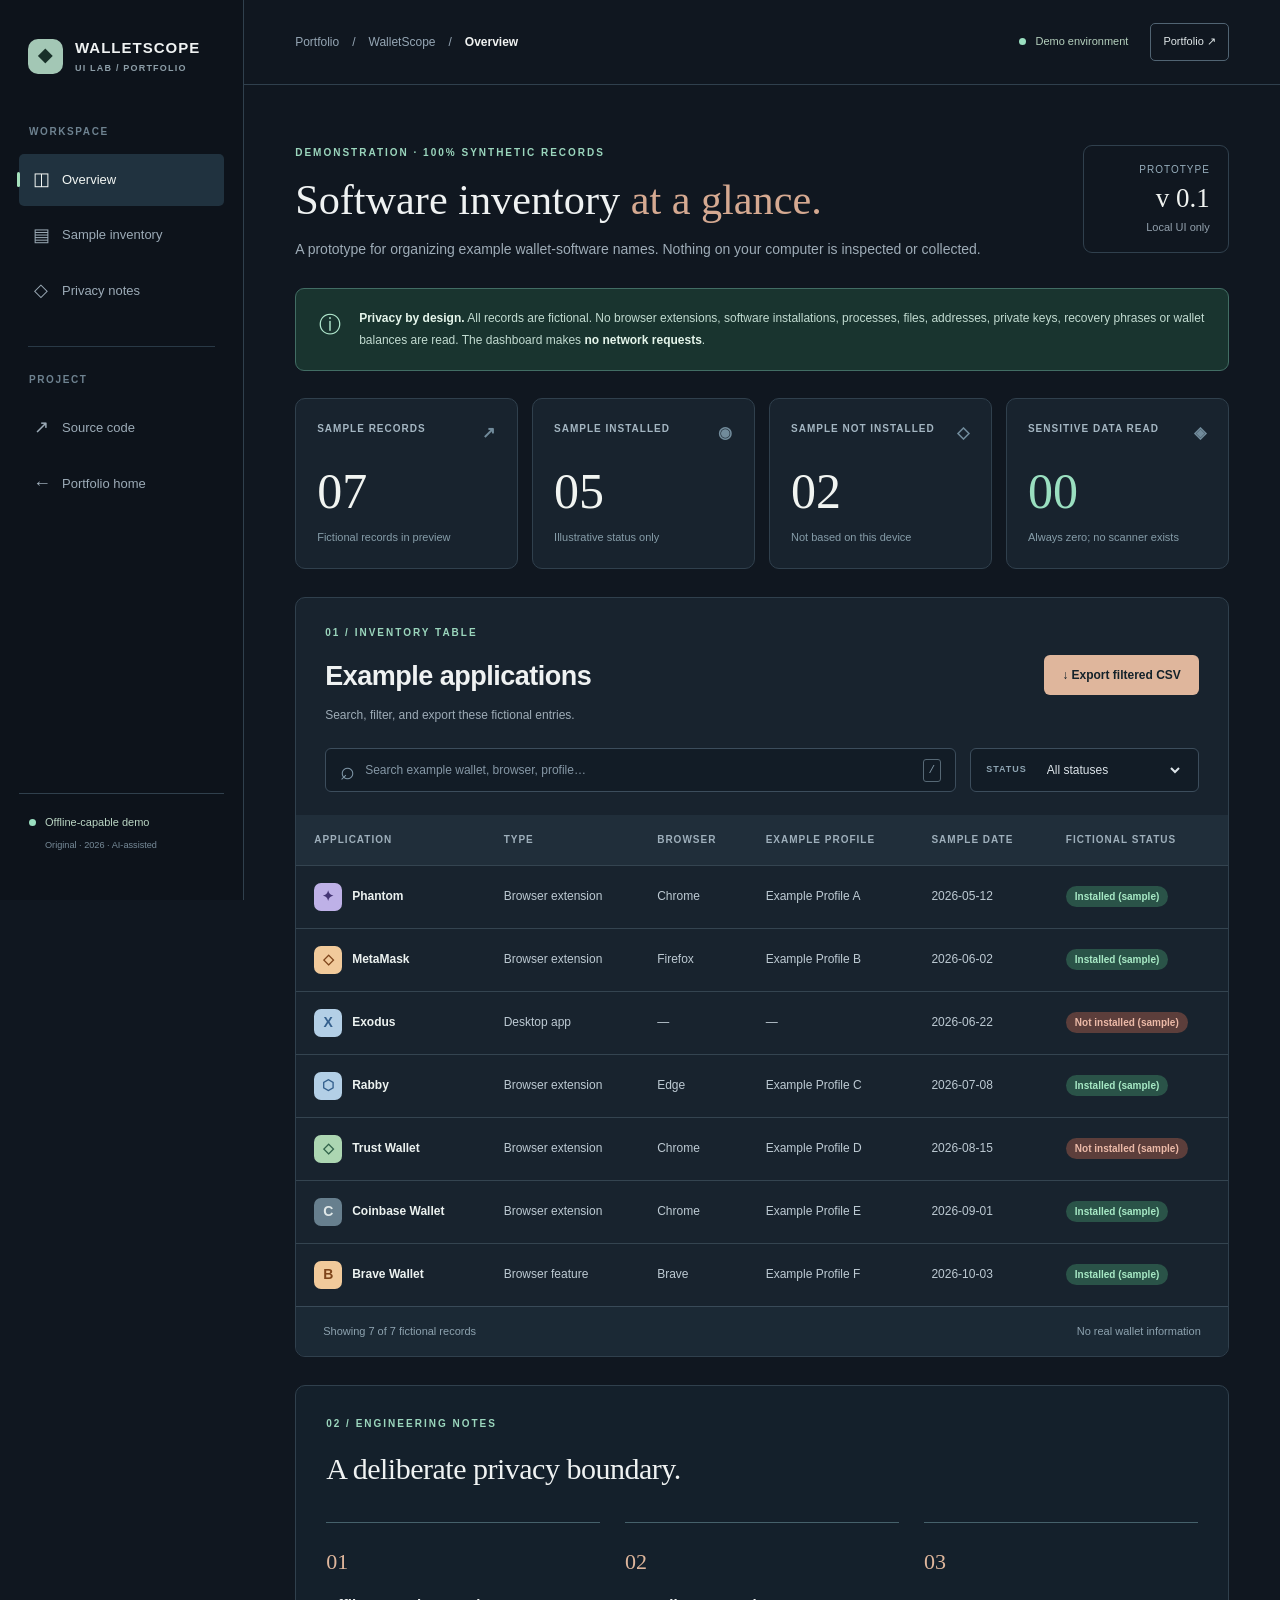
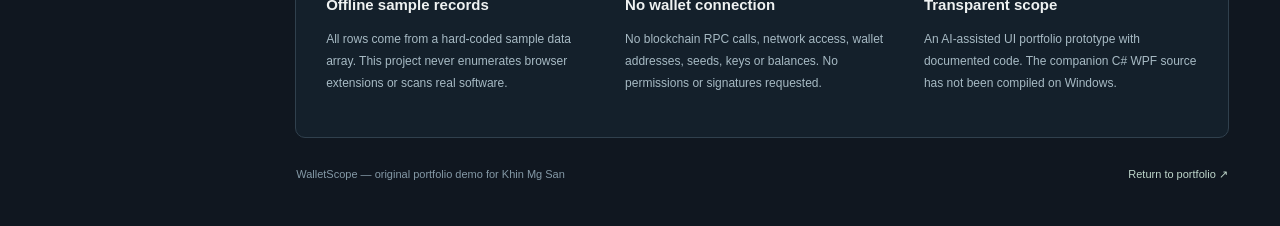
<file: walletscope/index.html>
<!doctype html>
<html lang="en">
<head>
<meta charset="utf-8"><meta name="viewport" content="width=device-width,initial-scale=1">
<meta name="description" content="WalletScope original, offline wallet-software inventory interface demo with synthetic records.">
<meta name="theme-color" content="#0d131b">
<title>WalletScope — Interactive Portfolio Demo</title>
<link rel="stylesheet" href="demo.css">
</head>
<body>
<a class="skip" href="#table-title">Skip to sample table</a>
<div class="workspace">
<aside class="sidebar">
  <a href="../" class="side-brand"><span class="brand-mark">◆</span><span>WALLETSCOPE<small>UI LAB / PORTFOLIO</small></span></a>
  <p class="side-title">WORKSPACE</p>
  <nav aria-label="Workspace navigation">
    <a href="#overview" class="side-link active"><span>◫</span> Overview</a>
    <a href="#inventory" class="side-link"><span>▤</span> Sample inventory</a>
    <a href="#method" class="side-link"><span>◇</span> Privacy notes</a>
  </nav>
  <div class="side-divider"></div>
  <p class="side-title">PROJECT</p>
  <a class="side-link" href="https://github.com/Khinmgsan271/khinmgsan271.github.io" target="_blank" rel="noopener noreferrer"><span>↗</span> Source code</a>
  <a class="side-link" href="../"><span>←</span> Portfolio home</a>
  <div class="side-bottom"><span class="dot"></span> Offline-capable demo<small>Original · 2026 · AI-assisted</small></div>
</aside>
<div class="main-shell">
<header class="topbar">
  <div class="crumbs"><a href="../">Portfolio</a><span>/</span>WalletScope<span>/</span><strong>Overview</strong></div>
  <div class="top-actions"><span class="live"><span class="dot"></span> Demo environment</span><a class="home-link" href="../">Portfolio ↗</a></div>
</header>
<main id="overview" class="dashboard">
  <div class="heading-row">
    <div><p class="kicker">DEMONSTRATION · 100% SYNTHETIC RECORDS</p><h1>Software inventory <span>at a glance.</span></h1><p class="subhead">A prototype for organizing example wallet-software names. Nothing on your computer is inspected or collected.</p></div>
    <div class="version-card">PROTOTYPE <strong>v 0.1</strong><small>Local UI only</small></div>
  </div>
  <div class="warning" role="note"><span class="warning-icon">ⓘ</span><p><strong>Privacy by design.</strong> All records are fictional. No browser extensions, software installations, processes, files, addresses, private keys, recovery phrases or wallet balances are read. The dashboard makes <strong>no network requests</strong>.</p></div>
  <section class="stats" aria-label="Inventory overview">
    <article class="stat-card"><div class="stat-name">SAMPLE RECORDS <span>↗</span></div><div class="stat-value" id="stat-total">07</div><div class="stat-sub">Fictional records in preview</div></article>
    <article class="stat-card"><div class="stat-name">SAMPLE INSTALLED <span>◉</span></div><div class="stat-value" id="stat-installed">05</div><div class="stat-sub">Illustrative status only</div></article>
    <article class="stat-card"><div class="stat-name">SAMPLE NOT INSTALLED <span>◇</span></div><div class="stat-value" id="stat-not-installed">02</div><div class="stat-sub">Not based on this device</div></article>
    <article class="stat-card sensitive"><div class="stat-name">SENSITIVE DATA READ <span>◈</span></div><div class="stat-value">00</div><div class="stat-sub">Always zero; no scanner exists</div></article>
  </section>
  <section class="inventory-panel" id="inventory" aria-labelledby="table-title">
    <div class="panel-header"><div><p class="panel-number">01 / INVENTORY TABLE</p><h2 id="table-title">Example applications</h2><p>Search, filter, and export these fictional entries.</p></div><button class="export-btn" type="button" id="download-btn">↓ Export filtered CSV</button></div>
    <div class="filters"><label class="search-box"><span aria-hidden="true">⌕</span><input id="search" type="search" autocomplete="off" placeholder="Search example wallet, browser, profile…" aria-label="Search example inventory"><kbd>/</kbd></label><label class="select-label">STATUS <select id="status" aria-label="Filter example status"><option value="all">All statuses</option><option value="Installed">Installed (sample)</option><option value="Not installed">Not installed (sample)</option></select></label></div>
    <div class="table-scroll"><table><thead><tr><th>APPLICATION</th><th>TYPE</th><th>BROWSER</th><th>EXAMPLE PROFILE</th><th>SAMPLE DATE</th><th>FICTIONAL STATUS</th></tr></thead><tbody id="table-body"></tbody></table></div>
    <div class="table-footer"><span id="result-count" role="status" aria-live="polite">Showing 7 fictional records</span><span>No real wallet information</span></div>
  </section>
  <section id="method" class="method-panel"><div class="method-title"><p class="panel-number">02 / ENGINEERING NOTES</p><h2>A deliberate privacy boundary.</h2></div><div class="method-grid">
    <div><span>01</span><h3>Offline sample records</h3><p>All rows come from a hard-coded sample data array. This project never enumerates browser extensions or scans real software.</p></div>
    <div><span>02</span><h3>No wallet connection</h3><p>No blockchain RPC calls, network access, wallet addresses, seeds, keys or balances. No permissions or signatures requested.</p></div>
    <div><span>03</span><h3>Transparent scope</h3><p>An AI-assisted UI portfolio prototype with documented code. The companion C# WPF source has not been compiled on Windows.</p></div>
  </div></section>
  <footer class="footer"><span>WalletScope — original portfolio demo for Khin Mg San</span><a href="../">Return to portfolio ↗</a></footer>
</main></div></div>
<script src="data.js"></script><script src="utils.js"></script><script src="app.js" defer></script>
</body></html>
</file>
<file: styles.css>
@charset "UTF-8";
:root{--bg:#101720;--bg2:#141f2b;--fg:#edf1ed;--muted:#abb9bf;--border:#33404a;--ink:#16212c;--warm:#eab48d;--green:#b4f1bc;--blue:#a5c6f9;--pale:#f2f0e8}
*,*::before,*::after{box-sizing:border-box}
html{scroll-behavior:smooth}body{margin:0;background:var(--bg);color:var(--fg);font-family:Inter,"Avenir Next",-apple-system,BlinkMacSystemFont,"Segoe UI",sans-serif;line-height:1.55;font-size:16px}a{color:inherit;text-decoration:none}button{font:inherit}a:focus-visible,button:focus-visible{outline:3px solid var(--warm);outline-offset:4px}::selection{background:#eab48d;color:#101720}
.container{width:min(1280px,calc(100% - 104px));margin-inline:auto}.skip{position:absolute;left:12px;top:-100px;background:white;color:black;padding:10px;z-index:50}.skip:focus{top:10px}.grain{position:fixed;inset:0;pointer-events:none;opacity:.1;z-index:8;background-image:url("data:image/svg+xml,%3Csvg viewBox='0 0 160 160' xmlns='http://www.w3.org/2000/svg'%3E%3Cfilter id='n'%3E%3CfeTurbulence type='fractalNoise' baseFrequency='.9' numOctaves='3' stitchTiles='stitch'/%3E%3C/filter%3E%3Crect width='100%25' height='100%25' filter='url(%23n)' opacity='.13'/%3E%3C/svg%3E")}
.site-nav{min-height:90px;padding:20px max(52px,calc((100vw - 1280px)/2));display:flex;align-items:center;justify-content:space-between;gap:26px;border-bottom:1px solid #293541;position:relative;z-index:3}.brand{display:inline-flex;align-items:center;gap:12px;font-size:15px;font-weight:740}.brand-icon{display:grid;place-items:center;width:38px;height:38px;border:1px solid var(--warm);border-radius:10px;font-size:20px}.brand-dot{color:var(--warm)}.site-nav nav{display:flex;gap:32px;color:var(--muted);font-size:13px;font-weight:550}.site-nav nav a:hover,.nav-action:hover{color:var(--warm)}.nav-action{font-size:13px;border-bottom:1px solid #86919d;padding-bottom:3px}.nav-action span{margin-left:6px}
.hero{min-height:740px;padding-block:110px 104px;display:grid;grid-template-columns:1.08fr .92fr;gap:min(7vw,110px);align-items:center}.eyebrow{color:var(--green);font-size:11px;letter-spacing:1.65px;font-weight:750;display:flex;align-items:center;gap:11px;margin-bottom:38px}.online-dot{height:9px;width:9px;background:var(--green);border-radius:50%;box-shadow:0 0 0 5px #a9eaba18}.hero-kicker{color:var(--muted);letter-spacing:2.1px;font-size:11px;font-weight:650;margin-bottom:17px}.hero h1,.section-head h2,.approach-title h2,.contact-inner h2{font-family:Georgia,Times,serif;font-size:clamp(49px,5vw,82px);font-weight:400;line-height:1.08;letter-spacing:-3px;margin:0}.hero h1 em,.section-head h2 em,.approach-title h2 em,.contact-inner h2 em{font-weight:400;color:var(--warm)}.hero-lead{max-width:570px;font-size:17px;color:var(--muted);margin:28px 0 33px;line-height:1.85}.hero-buttons{display:flex;gap:13px;flex-wrap:wrap}.btn{display:inline-flex;justify-content:space-between;align-items:center;gap:22px;padding:15px 22px;border-radius:5px;font-size:13px;font-weight:700;transition:transform .2s,background .2s}.btn:hover{transform:translateY(-2px)}.btn-primary{background:var(--warm);color:var(--ink)}.btn-primary:hover{background:#fbd1ae}.btn-outline{border:1px solid #75808c;color:var(--fg)}.btn-outline:hover{background:#ffffff10}.hero-meta{display:flex;gap:13px;align-items:center;flex-wrap:wrap;margin-top:35px;color:#93a2b0;font-size:11px}.meta-divider{width:4px;height:4px;border-radius:50%;background:#7e919f}
.hero-visual{position:relative;min-height:500px;display:grid;place-content:center}.visual-glow{position:absolute;inset:8% 0;background:radial-gradient(ellipse at center,#bad3dc27,transparent 68%);filter:blur(30px)}.app-mock{position:relative;border:1px solid #667989;background:#192634;border-radius:15px;box-shadow:0 35px 75px #02080db8;transform:rotate(-4deg);overflow:hidden;width:min(100%,500px)}.app-mock-top{height:54px;border-bottom:1px solid #3b4b58;display:flex;align-items:center;justify-content:space-between;padding:0 21px;color:#a7bac8;font-weight:650;letter-spacing:1.2px;font-size:10px}.window-dots{display:flex;gap:5px}.window-dots i{display:block;width:7px;height:7px;border:1px solid #9ca8b4;border-radius:50%}.mock-icon{font-size:18px}.app-mock-body{padding:32px}.mock-upper{display:flex;justify-content:space-between;align-items:start;gap:16px}.mock-upper strong{font-family:Georgia,serif;font-size:27px;font-weight:400;display:block;margin-top:8px}.mock-label,.mock-tag{font-size:10px;letter-spacing:1.6px;color:#aab8c6}.mock-tag{color:var(--green);border:1px solid #7acda755;border-radius:3px;padding:7px;white-space:nowrap}.mock-stat-row{display:grid;grid-template-columns:repeat(3,1fr);gap:8px;margin:27px 0}.mock-stat-row div{border:1px solid #435363;padding:16px 12px;border-radius:5px}.mock-stat-row span{display:block;font-size:10px;color:#a9bac5}.mock-stat-row b{font-size:31px;font-family:Georgia,serif;font-weight:400;color:var(--warm)}.mock-list>div{padding:12px 0;display:flex;align-items:center;gap:13px;border-top:1px solid #354759;font-weight:650;font-size:13px}.mock-list small{display:block;color:#92a4b2;font-size:10px;font-weight:400}.mock-app-logo{width:35px;height:35px;border-radius:9px;display:grid;place-items:center;font-size:18px;flex-shrink:0}.phantom{background:#c2b4ef;color:#5442a7}.metamask{background:#ebc8ab;color:#84421b}.rabby{background:#c3d9ee;color:#36659d}.mock-status{margin-left:auto;font-size:10px;color:var(--green);font-weight:400}.visual-foot{position:absolute;bottom:2px;right:0;font-size:10px;letter-spacing:1.2px;color:#9baab6}.foot-line{display:inline-block;vertical-align:middle;width:40px;height:1px;background:var(--warm);margin-right:10px}
.proof-strip{display:flex;align-items:center;justify-content:space-around;gap:18px;flex-wrap:wrap;padding-block:30px;border-top:1px solid var(--border);border-bottom:1px solid var(--border);font-size:11px;font-weight:750;letter-spacing:1.6px;color:#b8c5c9}.proof-star{color:var(--warm);font-size:24px}
.projects-section{background:var(--pale);color:var(--ink);padding:125px 0 130px}.section-head{display:flex;align-items:end;justify-content:space-between;gap:60px;margin-bottom:56px}.section-label{color:#90705b;letter-spacing:2px;font-weight:770;font-size:11px;margin:0 0 20px}.section-head h2{font-size:clamp(38px,4.1vw,64px);max-width:690px}.section-head h2 em{color:#b47154}.section-aside{font-size:14px;line-height:1.8;color:#62717b;max-width:300px;margin:0}.project-grid{display:grid;grid-template-columns:1fr 1fr;gap:24px}.project-card{border:1px solid #dddcd5;border-radius:8px;overflow:hidden;background:white;display:flex;flex-direction:column;box-shadow:0 12px 45px #131d2a0b}.project-card.featured{grid-column:1/-1;display:grid;grid-template-columns:1fr 1fr}.project-card.featured>.project-topline{grid-column:1/-1}.project-topline{padding:19px 24px;display:flex;justify-content:space-between;align-items:center;border-bottom:1px solid #e1e4e2}.project-number{font-family:Georgia,serif;font-size:18px}.project-type{font-size:10px;letter-spacing:1.2px;color:#73818a;font-weight:770}.project-preview{height:360px;background:#d3e0da;position:relative;display:grid;place-items:center;overflow:hidden}.preview-grid{position:absolute;inset:0;background-image:linear-gradient(#699a9226 1px,transparent 1px),linear-gradient(90deg,#699a9226 1px,transparent 1px);background-size:28px 28px;transform:rotate(8deg) scale(1.3)}.preview-window{position:relative;width:80%;max-width:390px;background:#172631;color:white;border-radius:11px;box-shadow:0 20px 45px #33494755;transform:rotate(-4deg)}.preview-bar{height:40px;border-bottom:1px solid #415867;padding:13px 16px;color:#b6cad4;font-size:10px;letter-spacing:1px}.preview-bar span{color:var(--warm);margin-right:14px}.preview-panel{padding:23px}.preview-panel>span{color:#9bb3be;font-size:11px}.preview-panel strong{display:block;font-family:Georgia,serif;font-weight:400;font-size:55px;margin:6px 0 12px}.preview-panel small{font-family:Inter,sans-serif;font-size:13px;color:#93adba}.preview-bars{height:90px;display:flex;align-items:end;gap:8px;border-top:1px solid #446273;padding-top:15px}.preview-bars i{width:100%;background:linear-gradient(#bcdbcc,#649f9e);border-radius:4px 4px 0 0}.preview-stamp{position:absolute;bottom:19px;left:23px;font-size:10px;letter-spacing:1.4px;font-weight:800;color:#346c61}.project-info{padding:34px;display:flex;flex-direction:column;align-items:start;justify-content:center}.project-info h3{font-size:clamp(22px,2vw,31px);letter-spacing:-1px;line-height:1.18;margin:0 0 16px}.project-info p{color:#63707a;font-size:14px;line-height:1.75;margin:0 0 22px;max-width:480px}.project-arrow{font-size:18px;color:#a16b52}.chips{display:flex;flex-wrap:wrap;gap:7px;margin-bottom:27px}.chips span{border:1px solid #d4dadc;padding:6px 9px;border-radius:3px;font-size:10px;font-weight:700;color:#60727c}.project-link{display:inline-flex;gap:34px;justify-content:space-between;border-bottom:1px solid #586771;padding-bottom:7px;font-size:12px;font-weight:800}.project-link:hover{color:#ab715b;border-color:#ab715b}.small-project-art{height:240px;padding:24px;display:grid;place-items:center}.calc-art{background:#d6e1ec}.calc-ui{background:#1b3045;padding:26px;width:min(100%,350px);box-shadow:0 14px 25px #173c5850;border-radius:7px;color:white;transform:rotate(-3deg)}.calc-ui>div:first-child{font-size:10px;letter-spacing:1px;color:#a4bfd2}.calc-ui strong{font-family:Georgia,serif;display:block;margin:13px 0;font-size:42px;font-weight:400}.calc-ui small{font-family:Inter,sans-serif;font-size:13px;color:#b6ceda}.calc-line{height:4px;background:linear-gradient(90deg,#e6b999 72%,#4d718d 72%);border-radius:4px}.calc-ui>span{font-size:11px;color:#b9cad5;display:block;margin-top:13px}.data-art{background:#f2dccf}.data-art svg{max-width:410px;width:100%;height:auto;color:#845b48}
.approach-section{padding-block:130px;display:grid;grid-template-columns:.9fr 1.1fr;gap:100px}.approach-title h2{font-size:clamp(41px,4vw,66px)}.approach-copy p{font-size:17px;color:#b7c3c9;line-height:1.9;margin:0 0 19px}.skills-wrap{display:flex;flex-wrap:wrap;gap:9px;margin-top:33px}.skills-wrap span{font-size:12px;border:1px solid #52616c;border-radius:3px;padding:8px 11px;color:#d0d9da}
.contact-section{background:#d7e4de;color:#1b3037;padding:110px 0}.contact-inner{display:grid;grid-template-columns:1.2fr .8fr;gap:80px;align-items:center}.contact-inner h2{font-size:clamp(40px,4.6vw,70px)}.contact-inner h2 em{color:#92705c}.contact-inner p:not(.section-label){max-width:570px;font-size:15px;color:#50676b;line-height:1.85;margin:20px 0 27px}.contact-links{display:grid;gap:0}.contact-links a{padding:21px 7px;border-bottom:1px solid #879e9a;display:flex;justify-content:space-between;font-size:19px;font-weight:680}.contact-links a:hover{color:#a26a50}.site-footer{padding-block:29px;display:flex;align-items:center;justify-content:space-between;gap:24px;flex-wrap:wrap;color:#9eb0ba;font-size:11px}
@media(min-width:1000px){.project-card:not(.featured) .project-info{padding:32px;min-height:300px}}@media(max-width:1050px){.container{width:min(100% - 54px,960px)}.site-nav{padding-inline:27px}.hero{gap:26px}.app-mock{transform:rotate(-2deg)}.mock-stat-row div{padding:12px 8px}.proof-strip{gap:10px}}@media(max-width:780px){.site-nav nav{display:none}.hero{grid-template-columns:1fr;padding-top:75px;padding-bottom:65px;gap:32px}.hero-visual{min-height:390px}.app-mock{width:100%;max-width:510px}.project-card.featured{display:flex}.project-card.featured>.project-topline{order:0}.project-card.featured>.project-preview{order:1}.project-card.featured>.project-info{order:2}.project-grid{grid-template-columns:1fr}.project-card.featured{grid-column:auto}.section-head{display:block}.section-aside{margin-top:22px}.approach-section{grid-template-columns:1fr;gap:34px}.contact-inner{grid-template-columns:1fr;gap:48px}.projects-section{padding:80px 0}.approach-section{padding-block:80px}}@media(max-width:520px){.container{width:calc(100% - 38px)}.site-nav{min-height:72px;padding:14px 19px}.brand span:last-child{font-size:12px}.nav-action{font-size:11px}.hero h1{font-size:50px;letter-spacing:-2px}.hero-lead{font-size:15px}.hero-visual{min-height:370px}.app-mock-body{padding:18px}.mock-upper strong{font-size:21px}.mock-stat-row b{font-size:24px}.mock-stat-row span{font-size:9px}.proof-strip{font-size:10px}.proof-star{display:none}.project-preview{height:290px}.project-info{padding:24px}.contact-section{padding:75px 0}.site-footer{padding-block:23px}.visual-foot{font-size:8px}}
@media(prefers-reduced-motion:no-preference){.project-card,.approach-section,.contact-inner{transition:transform .5s ease,opacity .5s ease}.project-card:hover{transform:translateY(-3px)}}@media(prefers-reduced-motion:reduce){html{scroll-behavior:auto}*{transition:none!important}}

/* Additional original learning-project cards */
.commerce-art{background:#dbe4d9}.commerce-preview{background:#f5f4e9;border:1px solid #c7d4c3;border-radius:8px;padding:25px 28px;box-shadow:0 18px 35px #486a6040;width:80%;transform:rotate(-3deg);color:#2c4d3c}.commerce-preview small{font-size:10px;letter-spacing:1.5px;font-weight:800}.commerce-preview strong{display:block;font:400 34px/1.12 Georgia,serif;margin:15px 0}.commerce-preview-objects{font-size:37px;white-space:nowrap}
.quality-art{background:#dae5e7}.quality-preview{width:85%;padding:28px;background:#1a2d3b;border-radius:9px;color:#b2e8c8;box-shadow:0 18px 35px #38596344;transform:rotate(2deg)}.quality-preview small{font-size:10px;letter-spacing:1.5px;color:#b4c7cf}.quality-check{font-size:13px;margin:25px 0;color:#a9e8be}.quality-chart{font-family:Georgia,serif;font-size:42px;letter-spacing:5px;line-height:1;color:#96cfbf}
.game-art{background:#e3dcf0}.game-preview{display:grid;grid-template-columns:repeat(4,1fr);gap:9px;transform:rotate(-5deg);width:min(80%,300px)}.game-preview span{display:grid;place-items:center;border-radius:9px;background:#463b6d;color:#f5d0e4;aspect-ratio:1;font-size:25px;box-shadow:0 4px 0 #30244f}.game-preview span:nth-child(even){background:#6c6098}
.backend-art{background:#d6dee7}.backend-preview{background:#1b2b3d;color:#afdcf2;border:1px solid #526c80;padding:23px;border-radius:7px;width:80%;box-shadow:0 14px 35px #1b354a50}.backend-preview small{display:block;font-size:10px;letter-spacing:1.4px;margin-bottom:15px}.backend-preview code{display:block;font-size:12px;color:#bfe7cd;border-top:1px solid #43596a;padding:8px 0;white-space:nowrap}
</file>
<file: commerce/style.css>
@charset "UTF-8";
:root{--ink:#21352f;--muted:#737e72;--cream:#f8f8f2;--line:#d8dfd6;--green:#335848;--peach:#f1c5a9}*{box-sizing:border-box}html{scroll-behavior:smooth}body{margin:0;background:var(--cream);font:15px/1.6 Inter,-apple-system,BlinkMacSystemFont,"Segoe UI",sans-serif;color:var(--ink)}a{color:inherit;text-decoration:none}button,select,input{font:inherit}button{cursor:pointer}.container{width:min(1190px,calc(100% - 70px));margin:auto}.nav{height:82px;padding:0 max(35px,calc((100vw - 1190px)/2));display:flex;align-items:center;gap:30px;justify-content:space-between;border-bottom:1px solid var(--line)}.brand{display:flex;align-items:center;gap:10px;letter-spacing:1.4px;font-size:13px;font-weight:850}.brand small{display:block;font-size:8px;letter-spacing:1.2px;color:var(--muted);font-weight:500}.brandmark{display:grid;place-items:center;width:42px;height:42px;border-radius:50%;background:var(--green);color:white;font-family:Georgia,serif;font-size:22px}.brandmark span{color:var(--peach)}.nav nav{display:flex;gap:30px;font-size:12px;font-weight:650}.nav nav a:hover{color:#a06b52}.bag-btn{background:transparent;border:1px solid var(--ink);padding:10px 16px;border-radius:50px;font-size:12px}.bag-btn span{background:var(--green);color:white;border-radius:30px;padding:3px 7px;margin-left:8px}
.hero{background:#e3e9df}.hero-inner{display:grid;grid-template-columns:1fr 1fr;min-height:580px;max-width:1440px;margin:auto}.intro{padding:120px 35px 110px max(35px,calc((100vw - 1190px)/2));display:flex;flex-direction:column;align-items:flex-start}.eyebrow{font-size:10px;letter-spacing:2px;font-weight:800;margin:0 0 23px;color:#597f69}.eyebrow.dark{color:#607e66}.intro h1,.title-row h2,.ethos h2{font-family:Georgia,Times,serif;font-weight:400;font-size:clamp(46px,4.7vw,76px);letter-spacing:-2.8px;line-height:1.1;margin:0}.intro h1 em,.ethos h2 em{color:#c3906d}.intro p:not(.eyebrow){font-size:15px;color:#53695c;max-width:480px;margin:27px 0}.btn{padding:14px 23px;background:var(--green);border-radius:5px;color:white;font-size:12px;font-weight:800;display:flex;gap:60px}.btn:hover{background:#254537}
.hero-art{min-height:490px;position:relative;overflow:hidden;background:#cfdacc}.art-disc{position:absolute;width:510px;height:510px;left:50%;top:50%;transform:translate(-50%,-50%);border-radius:50%;background:#e6e8db}.art-bowl{position:absolute;width:380px;height:135px;border-radius:50%;background:#d3a78d;left:50%;top:52%;transform:translateX(-50%);box-shadow:0 65px 0 -28px #a8735a}.art-vase{position:absolute;width:118px;height:214px;left:54%;top:20%;background:#e7bba3;border-radius:32px 32px 55px 55px;transform:rotate(7deg);box-shadow:inset 14px 0 #f5d4c0}.art-vase:before{content:"";position:absolute;top:-14px;left:19px;width:78px;height:32px;background:#b7795b;border-radius:50%}.art-stem{position:absolute;width:6px;height:280px;background:#708d70;left:57%;top:6%;transform:rotate(31deg);transform-origin:bottom;z-index:2}.art-stem:after{content:"";position:absolute;top:20px;left:-60px;background:#95ad8d;width:90px;height:29px;border-radius:90% 0 90% 0;transform:rotate(-40deg)}.art-shadow{position:absolute;background:#7c967033;width:80%;height:33px;bottom:65px;left:10%;border-radius:50%;filter:blur(20px)}.art-caption{position:absolute;bottom:20px;right:30px;letter-spacing:2px;font-size:10px;color:#56725f}
.catalog{padding-block:90px 115px}.title-row{display:flex;align-items:end;justify-content:space-between;gap:30px;margin-bottom:35px}.title-row h2{font-size:clamp(38px,4vw,60px)}.title-row>p{max-width:350px;font-size:13px;color:var(--muted)}.toolbar{display:flex;gap:14px;margin-bottom:24px}.toolbar label{display:flex;align-items:center;gap:10px;border:1px solid var(--line);padding:10px 14px;border-radius:6px;white-space:nowrap;font-size:11px;font-weight:730}.toolbar label.search{flex:1;font-size:22px}.toolbar input,.toolbar select{min-width:0;border:0;background:transparent;outline:0;color:var(--ink);font-size:12px}.toolbar input{width:100%}.products{display:grid;grid-template-columns:repeat(4,1fr);gap:20px}.product{background:white;border:1px solid #e2e5df;border-radius:7px;overflow:hidden}.product-art{height:235px;display:grid;place-items:center;position:relative;overflow:hidden}.product-art:after{content:"";position:absolute;width:180px;height:40px;border-radius:50%;background:#00000012;filter:blur(15px);bottom:20px}.product-glyph{font-size:92px;filter:drop-shadow(2px 13px 5px #26372d25);z-index:2}.product-content{padding:19px}.product-type{font-size:10px;letter-spacing:1px;color:#788a7a;font-weight:700}.product h3{font:400 21px Georgia,serif;margin:7px 0 14px}.product-bottom{display:flex;align-items:center;justify-content:space-between;gap:8px}.product-bottom strong{font-size:14px}.add-btn{border-radius:50px;background:var(--green);color:white;border:0;font-size:11px;padding:10px 13px}.add-btn:hover{background:#183e2c}.empty{grid-column:1/-1;text-align:center;padding:70px 0;color:var(--muted)}
.ethos{background:var(--green);color:white;padding:90px 0}.ethos-inner{display:grid;grid-template-columns:1fr 1fr;gap:90px}.ethos h2{font-size:clamp(40px,4vw,65px)}.ethos>div>div:last-child{color:#cbdcd1;font-size:15px}.ethos p{line-height:1.95}.ethos strong{color:white}.footer{padding-block:26px;display:flex;justify-content:space-between;color:var(--muted);font-size:11px}
.cart-panel{position:fixed;z-index:12;right:0;top:0;bottom:0;width:min(430px,100%);background:#fff;box-shadow:-20px 0 55px #19271e3b;display:flex;flex-direction:column;transform:translateX(105%);transition:transform .22s ease}.cart-panel.open{transform:translateX(0)}.cart-head{display:flex;align-items:center;justify-content:space-between;padding:25px 27px;border-bottom:1px solid var(--line)}.cart-head h2{font:400 29px Georgia,serif;margin:0}.cart-head small{display:block;font:700 10px Inter,sans-serif;color:#78927f;letter-spacing:1.2px}.cart-head button{font-size:29px;border:0;background:transparent}.cart-items{padding:10px 27px;overflow-y:auto;flex:1}.cart-item{display:grid;grid-template-columns:48px 1fr auto;gap:12px;padding:18px 0;border-bottom:1px solid var(--line)}.cart-icon{font-size:30px;background:#edf0e7;border-radius:6px;display:grid;place-items:center;height:48px}.cart-item strong{font-size:13px}.cart-item small{display:block;font-size:11px;color:#708271}.qty{display:flex;align-items:center;gap:9px;margin-top:9px}.qty button{border:1px solid var(--line);background:white;width:25px;height:25px;border-radius:4px}.cart-total{padding:25px 27px;border-top:1px solid var(--line)}.cart-total>div{display:flex;justify-content:space-between;margin-bottom:12px}.cart-total .grand{font-size:19px;padding-top:16px;border-top:1px solid var(--line)}.cart-total p{font-size:11px;color:#768779}.reset-btn{width:100%;background:var(--green);color:white;border:0;padding:13px;border-radius:5px}.scrim:not([hidden]){position:fixed;inset:0;background:#09190db3;z-index:10}
@media(max-width:1100px){.products{grid-template-columns:repeat(3,1fr)}}@media(max-width:760px){.container{width:calc(100% - 38px)}.nav{padding:0 19px}.nav nav{display:none}.hero-inner{display:block}.intro{padding:78px 19px}.hero-art{min-height:360px}.title-row{display:block}.products{grid-template-columns:repeat(2,1fr)}.toolbar{flex-wrap:wrap}.toolbar .search{width:100%;flex:unset}.ethos-inner{display:block}.ethos-inner>div:last-child{margin-top:25px}}@media(max-width:460px){.products{grid-template-columns:1fr}.product-art{height:265px}.title-row{margin-bottom:20px}.footer{display:block}}@media(prefers-reduced-motion:reduce){html{scroll-behavior:auto}.cart-panel{transition:none}}
</file>
<file: walletscope/demo.css>
@charset "UTF-8";
:root{--bg:#101720;--side:#0d131b;--panel:#18232e;--line:#30404d;--text:#eff2f2;--muted:#9eacb7;--blue:#a7c3f1;--mint:#9adfc0;--peach:#dfb39c}
*{box-sizing:border-box}html{scroll-behavior:smooth}body{margin:0;background:var(--bg);color:var(--text);font-family:Inter,-apple-system,BlinkMacSystemFont,"Segoe UI",sans-serif;font-size:14px;line-height:1.55}a{color:inherit;text-decoration:none}a:focus-visible,button:focus-visible,input:focus-visible,select:focus-visible{outline:2px solid #e3b69d;outline-offset:4px}.skip{position:absolute;top:-80px;left:10px;background:white;color:black;padding:10px;z-index:5}.skip:focus{top:10px}
.workspace{display:grid;grid-template-columns:244px minmax(0,1fr);min-height:100vh}.sidebar{background:var(--side);border-right:1px solid var(--line);padding:28px 19px;display:flex;flex-direction:column;min-height:100vh;position:sticky;top:0;max-height:100vh}.side-brand{display:flex;align-items:center;gap:12px;font-weight:810;letter-spacing:1px;font-size:15px;padding:8px 9px 48px}.brand-mark{width:35px;height:35px;border-radius:10px;background:#a3c7b5;display:grid;place-items:center;color:#183029;font-size:18px}.side-brand small{display:block;color:#8d9ea8;font-size:9px;letter-spacing:1.2px;font-weight:600;margin-top:3px}.side-title{font-size:10px;letter-spacing:1.6px;font-weight:750;color:#6e8290;margin:0 10px 14px}.side-link{display:flex;gap:13px;align-items:center;padding:12px 14px;border-radius:5px;color:#9cabb7;margin-bottom:4px;font-size:13px}.side-link span{width:16px;text-align:center;font-size:18px}.side-link.active,.side-link:hover{background:#20323f;color:#f2f6f3}.side-link.active:before{content:"";width:3px;height:15px;background:#a5e1bd;position:absolute;left:17px;border-radius:3px}.side-divider{height:1px;background:#293946;margin:25px 9px}.side-bottom{margin-top:auto;padding:20px 10px;border-top:1px solid var(--line);font-size:11px;color:#bbd6c4}.side-bottom small{display:block;color:#778b99;margin:7px 0 0 16px}.dot{display:inline-block;width:7px;height:7px;background:var(--mint);border-radius:50%;margin-right:6px}
.main-shell{min-width:0}.topbar{height:85px;border-bottom:1px solid var(--line);padding:0 clamp(24px,4vw,64px);display:flex;align-items:center;justify-content:space-between;gap:20px}.crumbs,.top-actions{display:flex;gap:13px;align-items:center;color:#95a6b4;font-size:12px}.crumbs a:hover{color:var(--mint)}.crumbs strong{color:#f0f2f1;font-weight:600}.top-actions{gap:22px}.live{color:#b5d0bd;font-size:11px}.home-link{border:1px solid #516473;border-radius:5px;padding:9px 12px;font-size:11px;color:#e0e7e8}.home-link:hover{border-color:var(--mint)}.dashboard{max-width:1700px;margin:auto;padding:60px clamp(24px,4vw,64px) 35px}
.heading-row{display:flex;justify-content:space-between;align-items:start;gap:35px;margin-bottom:26px}.kicker,.panel-number{font-size:10px;letter-spacing:2px;font-weight:760;color:#9bd6bd;margin:0 0 15px}.heading-row h1{font-size:clamp(32px,3.3vw,50px);font-family:Georgia,serif;font-weight:400;line-height:1.15;margin:0 0 13px}.heading-row h1 span{color:#d5a991}.subhead{color:var(--muted);font-size:14px;max-width:760px;line-height:1.8;margin:0}.version-card{border:1px solid var(--line);border-radius:9px;padding:16px 18px;min-width:146px;font-size:10px;letter-spacing:1px;color:#97aebc;text-align:right}.version-card strong{display:block;font-size:27px;color:#eff2ef;font-weight:500;font-family:Georgia,serif;letter-spacing:0}.version-card small{font-size:11px;letter-spacing:0;color:#92a0ac}
.warning{display:flex;gap:18px;align-items:start;border:1px solid #426d64;background:#19342f;border-radius:9px;padding:19px 23px;color:#c2dbd1;margin-bottom:27px}.warning p{margin:0;max-width:1060px;font-size:12px;line-height:1.8}.warning strong{color:#e5f5eb}.warning-icon{font-size:22px;color:#b2e9cf}
.stats{display:grid;grid-template-columns:repeat(4,minmax(0,1fr));gap:14px;margin-bottom:28px}.stat-card{background:var(--panel);border:1px solid var(--line);border-radius:10px;padding:22px 21px;min-height:170px}.stat-name{display:flex;justify-content:space-between;gap:12px;font-size:10px;color:#a4b6c2;font-weight:750;letter-spacing:1px}.stat-name span{font-size:16px;color:#718b9b}.stat-value{font:400 50px/1.1 Georgia,serif;color:#f1f4f1;margin:18px 0 10px}.sensitive .stat-value{color:var(--mint)}.stat-sub{color:#869da9;font-size:11px}
.inventory-panel{border:1px solid var(--line);background:var(--panel);border-radius:10px;overflow:hidden;margin-bottom:28px}.panel-header{padding:27px 29px 24px;display:flex;justify-content:space-between;gap:28px;align-items:center}.panel-header h2,.method-title h2{font-size:27px;letter-spacing:-.5px;margin:0 0 8px;font-weight:630}.panel-header p:not(.panel-number){font-size:12px;color:var(--muted);margin:0}.export-btn{cursor:pointer;background:#dfb69c;color:#14222a;border:none;border-radius:6px;font-size:12px;font-weight:800;padding:13px 18px;white-space:nowrap}.export-btn:hover{background:#f3c8ac}.export-btn:disabled{opacity:.4;cursor:not-allowed}
.filters{display:flex;gap:14px;padding:0 29px 23px}.search-box{display:flex;align-items:center;gap:10px;flex:1;min-width:0;background:#121c26;border:1px solid #3c4d5c;border-radius:6px;padding:0 14px}.search-box span{font-size:25px;color:#829aab}.search-box input{flex:1;width:100%;min-width:0;border:0;outline:0;background:transparent;color:white;padding:14px 0;font-size:12px}.search-box input::placeholder{color:#8597a5}.search-box kbd{font-size:11px;border:1px solid #566875;color:#8398a7;border-radius:3px;padding:2px 5px}.select-label{font-size:9px;color:#8ea4b2;font-weight:780;letter-spacing:1px;display:flex;align-items:center;gap:13px;background:#121c26;border:1px solid #3c4d5c;border-radius:6px;padding:0 15px}.select-label select{background:transparent;border:0;color:#dce4e9;cursor:pointer;padding:13px 3px;font-size:12px;max-width:200px}.select-label option{background:#1a2835;color:white}
.table-scroll{overflow-x:auto}table{width:100%;min-width:830px;border-collapse:collapse;text-align:left}thead{background:#202e3a}th{padding:17px 18px;font-size:10px;letter-spacing:1px;color:#9eafbb;font-weight:750;white-space:nowrap}td{padding:17px 18px;border-top:1px solid #344450;color:#bdcad3;font-size:12px}td:first-child{color:#ecf2f0;font-weight:700}tbody tr:hover{background:#21323f}.wallet-cell{display:flex;align-items:center;gap:10px}.wallet-logo{display:inline-grid;place-items:center;width:28px;height:28px;border-radius:7px;background:#526c82;color:white;font-size:14px;font-weight:800}.wallet-logo.lilac{background:#beb1e7;color:#443574}.wallet-logo.orange{background:#f1ca9b;color:#7e451b}.wallet-logo.green{background:#acd6b2;color:#30624a}.wallet-logo.blue{background:#b3cfe6;color:#35608d}.wallet-logo.gray{background:#677f8e;color:#e0e8e8}.pill{border-radius:25px;padding:5px 9px;font-size:10px;font-weight:700;white-space:nowrap}.pill.installed{color:#a8eac6;background:#2a5348}.pill.not-installed{color:#ecbaa8;background:#5c3e3b}.empty-message{padding:35px;text-align:center;color:#98aab7}.table-footer{padding:16px 27px;display:flex;justify-content:space-between;gap:10px;color:#8da2af;font-size:11px;background:#1b2935;border-top:1px solid #394a58}
.method-panel{border:1px solid var(--line);border-radius:10px;padding:30px;background:#14202b}.method-title h2{font-family:Georgia,serif;font-weight:400;font-size:30px}.method-grid{display:grid;grid-template-columns:repeat(3,1fr);gap:25px;margin-top:29px}.method-grid>div{border-top:1px solid #46616b;padding-top:22px}.method-grid>div>span{font-family:Georgia,serif;color:#dfb69c;font-size:22px}.method-grid h3{margin:14px 0 9px;font-size:15px}.method-grid p{color:#a7bac4;font-size:12px;line-height:1.85}.footer{padding:28px 1px 8px;display:flex;justify-content:space-between;gap:18px;color:#8499a6;font-size:11px}.footer a{color:#bfd7cb}.footer a:hover{color:white}
@media(max-width:1150px){.workspace{grid-template-columns:190px minmax(0,1fr)}.sidebar{padding:18px 10px}.side-brand{font-size:12px}.topbar{padding:0 24px}.dashboard{padding:45px 24px}.stats{grid-template-columns:repeat(2,1fr)}}@media(max-width:760px){.workspace{display:block}.sidebar{position:relative;min-height:auto;max-height:none;padding:14px;display:block;border-bottom:1px solid var(--line)}.side-brand{padding:4px 8px 10px}.side-title,.side-divider,.side-link:not(.active),.side-bottom{display:none}.side-link.active{display:inline-flex;margin:0;padding:8px}.side-link.active:before{display:none}.topbar{height:auto;min-height:64px;padding:15px 22px}.top-actions{gap:8px}.live{display:none}.dashboard{padding:32px 17px}.heading-row{display:block}.version-card{display:none}.stats{grid-template-columns:repeat(2,1fr)}.stat-card{padding:17px;min-height:145px}.stat-value{font-size:40px}.warning{padding:16px}.panel-header{display:block;padding:22px}.export-btn{margin-top:18px}.filters{padding:0 22px 21px;display:block}.search-box{margin-bottom:11px}.select-label{justify-content:space-between}.method-grid{grid-template-columns:1fr;gap:10px}.footer{display:block}.footer a{display:block;margin-top:10px}}
@media(max-width:380px){.stats{grid-template-columns:1fr}.stat-card{min-height:unset}.stat-value{margin:8px 0}}@media(prefers-reduced-motion:reduce){html{scroll-behavior:auto}}
</file>
